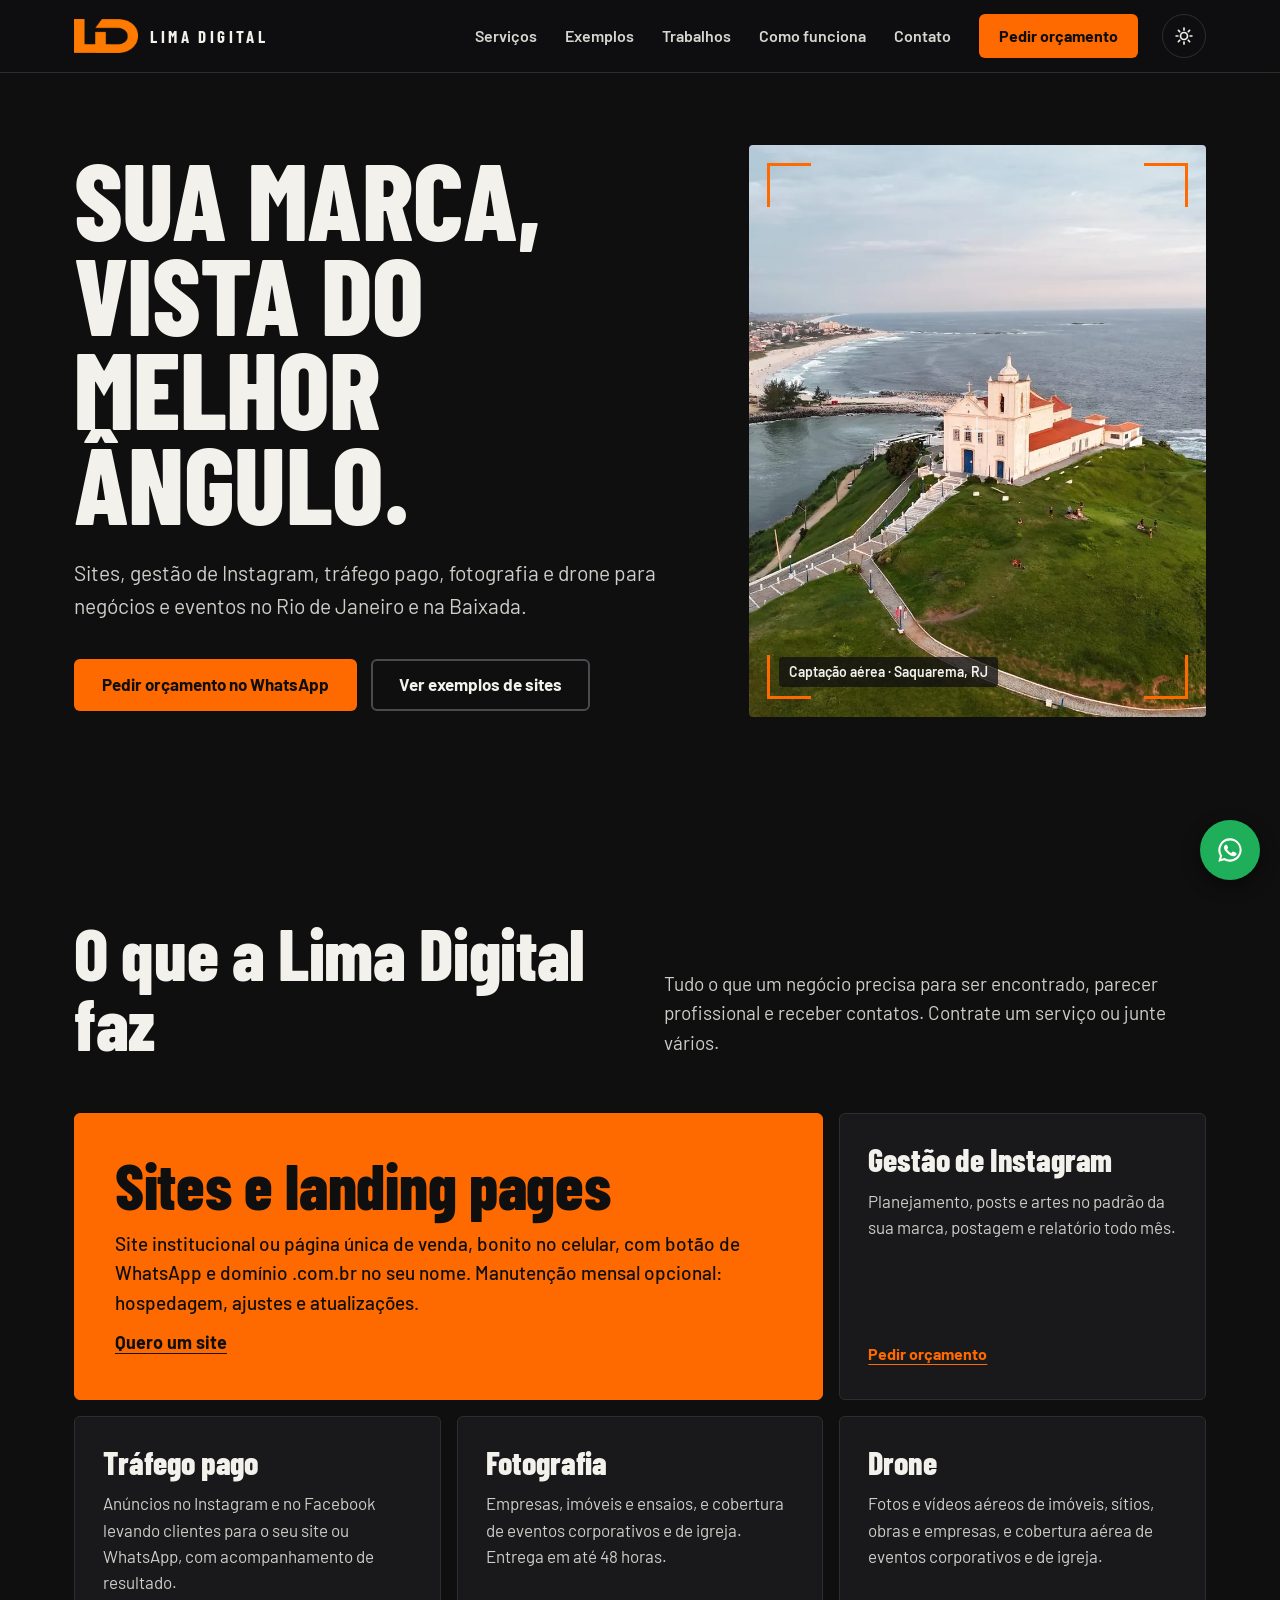
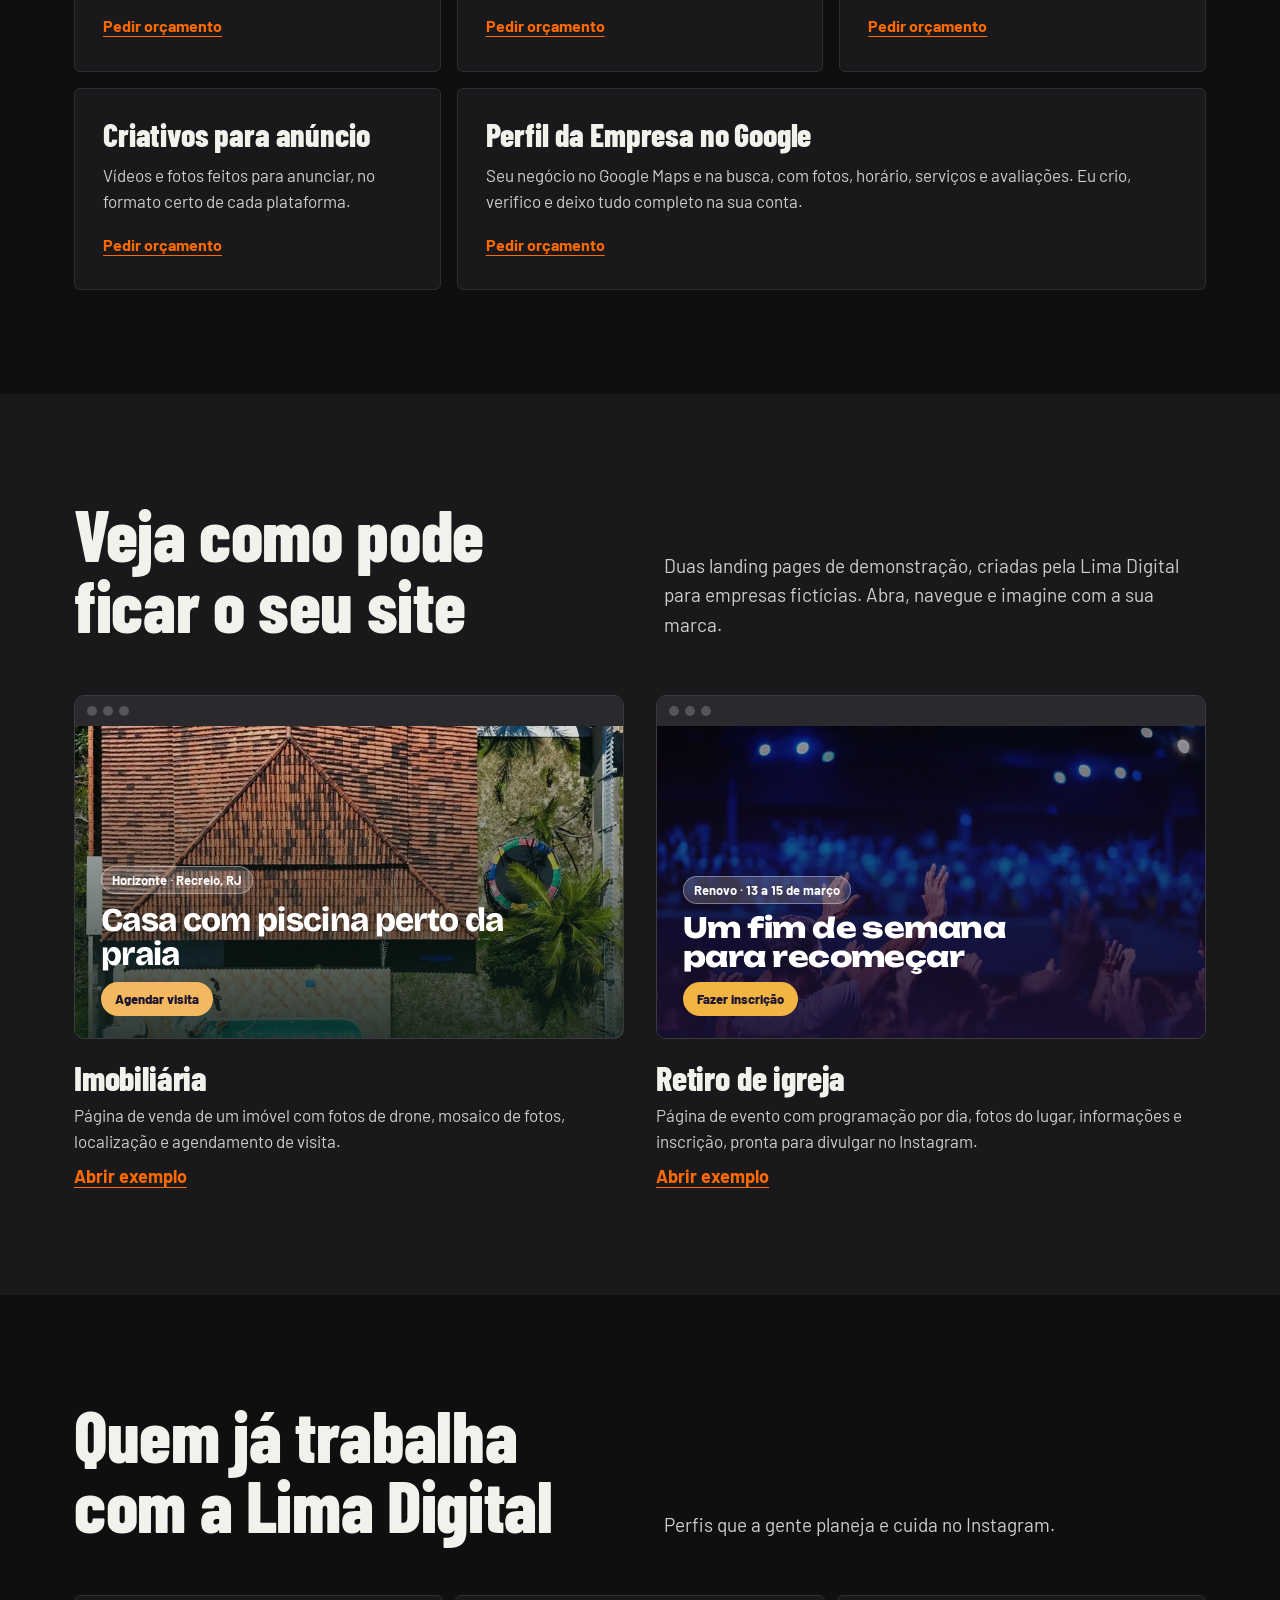
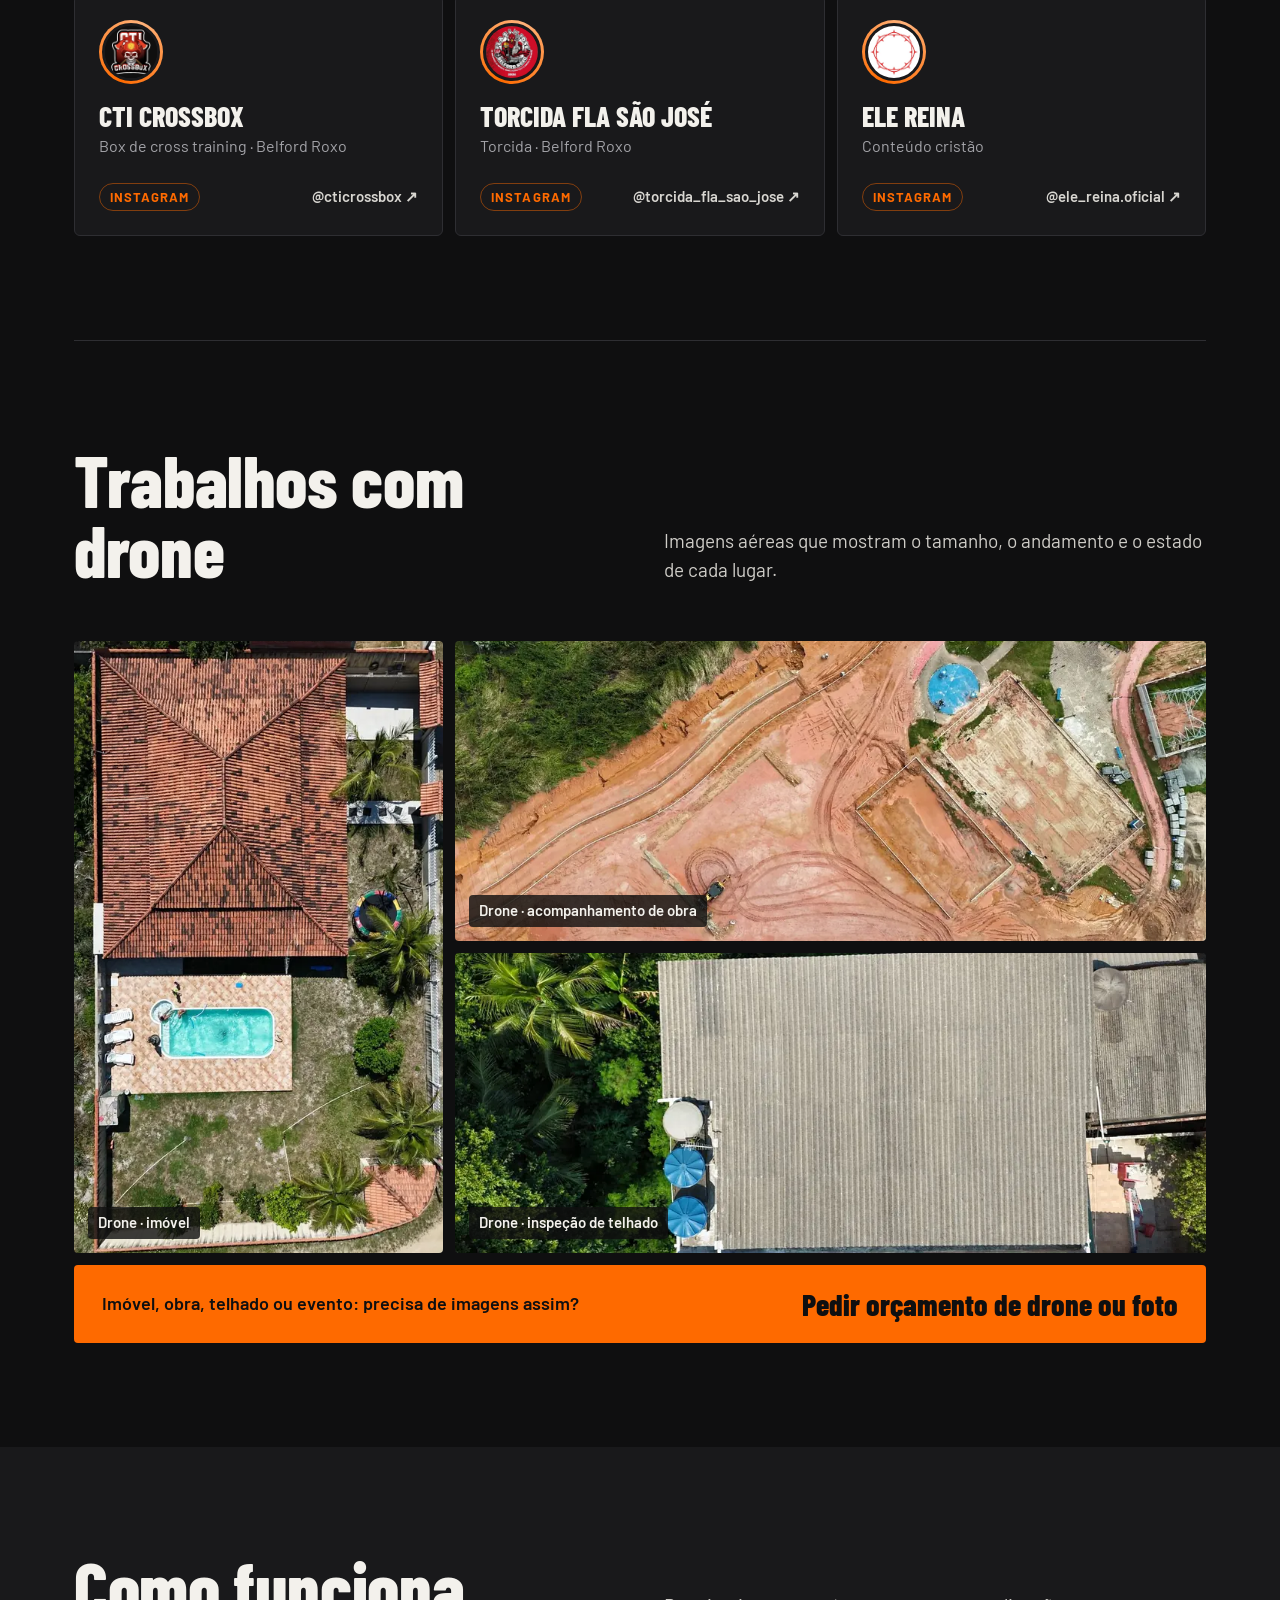
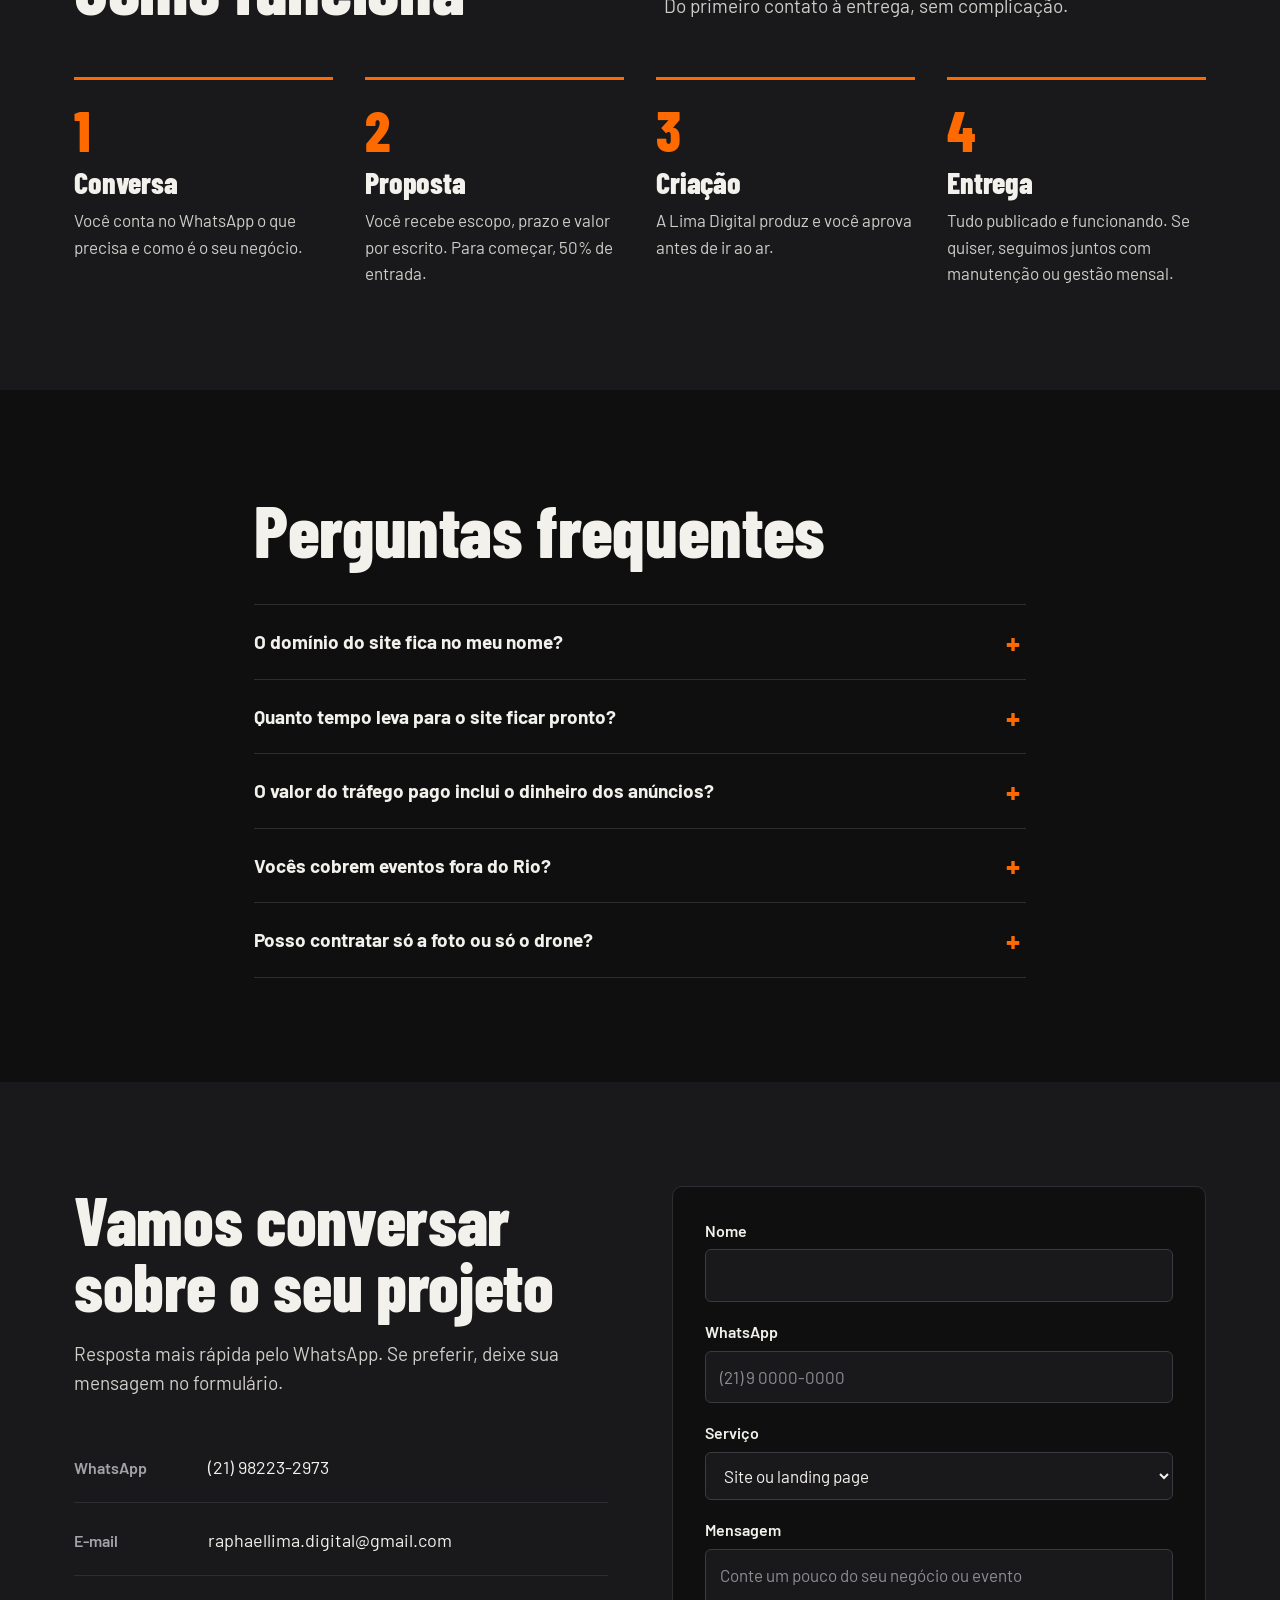
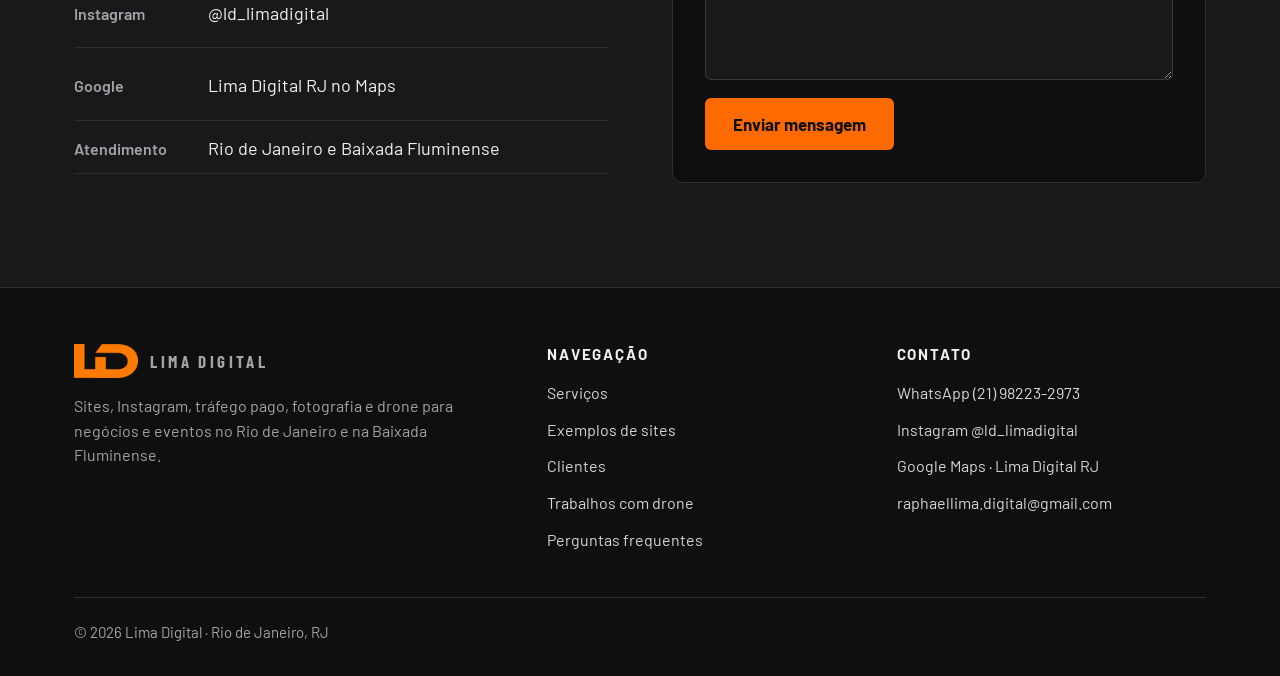
<file: index.html>
<!doctype html>
<html lang="pt-BR">
<head>
<meta charset="utf-8">
<meta name="viewport" content="width=device-width, initial-scale=1">
<title>Lima Digital | Sites, Instagram, fotografia e drone no RJ</title>
<meta name="description" content="Sites e landing pages, gestão de Instagram, tráfego pago, Perfil da Empresa no Google, fotografia, drone e criativos para anúncio. Negócios e eventos no Rio de Janeiro e na Baixada Fluminense.">
<meta property="og:title" content="Lima Digital | Sua marca, vista do melhor ângulo">
<meta property="og:description" content="Sites, gestão de Instagram, tráfego pago, fotografia e drone para negócios no Rio e na Baixada.">
<link rel="canonical" href="https://limadigitalrj.com.br/">
<meta property="og:url" content="https://limadigitalrj.com.br/">
<meta property="og:image" content="https://limadigitalrj.com.br/img/compartilhar.jpg">
<meta property="og:image:width" content="1200">
<meta property="og:image:height" content="630">
<meta property="og:image:alt" content="Lima Digital: sua marca, vista do melhor ângulo. Sites, Instagram, tráfego pago, fotografia e drone.">
<meta property="og:site_name" content="Lima Digital">
<meta name="twitter:card" content="summary_large_image">
<meta property="og:type" content="website">
<meta property="og:locale" content="pt_BR">
<meta name="theme-color" content="#0F0F10">
<script>
  /* Aplica o tema escolhido antes de desenhar a página (evita piscar) */
  try { if (localStorage.getItem('ld-tema') === 'claro') document.documentElement.setAttribute('data-tema', 'claro'); } catch (e) {}
</script>
<link rel="icon" href="favicon-32.png" type="image/png" sizes="32x32">
<link rel="apple-touch-icon" href="apple-touch-icon.png">
<link rel="preconnect" href="https://fonts.googleapis.com">
<link rel="preconnect" href="https://fonts.gstatic.com" crossorigin>
<link rel="stylesheet" href="https://fonts.googleapis.com/css2?family=Barlow+Condensed:wght@700;800&family=Barlow:wght@400;500;600;700&display=swap">
<!-- Fontes dos títulos das miniaturas dos exemplos: carrega só as letras usadas nesses dois títulos -->
<link rel="stylesheet" href="https://fonts.googleapis.com/css2?family=Bricolage+Grotesque:opsz,wght@12..96,800&family=Unbounded:wght@800&text=Casa%20com%20piscina%20perto%20da%20praiaUm%20fim%20de%20semana%20para%20recome%C3%A7ar&display=swap">
<link rel="stylesheet" href="css/style.css">
<script type="application/ld+json">
{
  "@context": "https://schema.org",
  "@type": "ProfessionalService",
  "name": "Lima Digital",
  "description": "Sites e landing pages, gestão de Instagram, tráfego pago, Perfil da Empresa no Google, fotografia, drone e criativos para anúncio no Rio de Janeiro e na Baixada Fluminense.",
  "url": "https://limadigitalrj.com.br/",
  "logo": "https://limadigitalrj.com.br/img/icone-512.png",
  "image": "https://limadigitalrj.com.br/img/compartilhar.jpg",
  "telephone": "+55 21 98223-2973",
  "email": "raphaellima.digital@gmail.com",
  "address": {
    "@type": "PostalAddress",
    "addressRegion": "RJ",
    "addressCountry": "BR"
  },
  "areaServed": [
    {
      "@type": "City",
      "name": "Rio de Janeiro"
    },
    {
      "@type": "AdministrativeArea",
      "name": "Baixada Fluminense"
    }
  ],
  "hasMap": "https://maps.google.com/?cid=13539286264367947364",
  "sameAs": [
    "https://www.instagram.com/ld_limadigital/",
    "https://maps.google.com/?cid=13539286264367947364"
  ],
  "knowsAbout": [
    "Criação de sites",
    "Landing pages",
    "Gestão de Instagram",
    "Tráfego pago",
    "Perfil da Empresa no Google",
    "Fotografia",
    "Fotografia com drone"
  ]
}
</script>
</head>
<body>
<!-- WhatsApp da Lima Digital: (21) 98223-2973 = wa.me/5521982232973.
     Se o número mudar, troque em todos os links "wa.me" desta página (busque por "5521982232973"),
     no bloco de dados estruturados lá em cima, em obrigado.html e em 404.html. -->

<a class="skip" href="#conteudo">Pular para o conteúdo</a>

<header class="topo">
  <div class="topo-in">
    <a class="marca" href="#inicio" aria-label="Lima Digital, início">
      <img class="marca-ld" src="img/logo-ld-96.png" alt="" width="64" height="34">
      <span class="marca-nome">Lima Digital</span>
    </a>
    <button class="tema-btn" type="button" aria-label="Ativar tema claro">
      <svg class="sol" width="20" height="20" viewBox="0 0 24 24" fill="none" stroke="currentColor" stroke-width="2" stroke-linecap="round" aria-hidden="true"><circle cx="12" cy="12" r="4.2"/><path d="M12 2.5v2.2M12 19.3v2.2M2.5 12h2.2M19.3 12h2.2M5.3 5.3l1.6 1.6M17.1 17.1l1.6 1.6M5.3 18.7l1.6-1.6M17.1 6.9l1.6-1.6"/></svg>
      <svg class="lua" width="20" height="20" viewBox="0 0 24 24" fill="none" stroke="currentColor" stroke-width="2" stroke-linecap="round" stroke-linejoin="round" aria-hidden="true"><path d="M20 14.5A8 8 0 0 1 9.5 4a8 8 0 1 0 10.5 10.5z"/></svg>
    </button>
    <button class="menu-btn" type="button" aria-expanded="false" aria-controls="menu" aria-label="Abrir menu">
      <svg width="24" height="24" viewBox="0 0 24 24" fill="none" stroke="currentColor" stroke-width="2" stroke-linecap="round" aria-hidden="true"><line x1="4" y1="7" x2="20" y2="7"/><line x1="4" y1="12" x2="20" y2="12"/><line x1="4" y1="17" x2="20" y2="17"/></svg>
    </button>
    <nav id="menu" class="menu" aria-label="Principal">
      <a href="#servicos">Serviços</a>
      <a href="#exemplos">Exemplos</a>
      <a href="#trabalhos">Trabalhos</a>
      <a href="#como-funciona">Como funciona</a>
      <a href="#contato">Contato</a>
      <a class="btn btn-laranja btn-p" href="https://wa.me/5521982232973?text=Ol%C3%A1%2C%20Lima%20Digital!%20Quero%20um%20or%C3%A7amento." target="_blank" rel="noopener">Pedir orçamento</a>
    </nav>
  </div>
</header>

<main id="conteudo">

<section class="hero" id="inicio">
  <div class="hero-in">
    <div class="hero-texto">
      <h1>Sua marca, vista do melhor ângulo.</h1>
      <p class="hero-sub">Sites, gestão de Instagram, tráfego pago, fotografia e drone para negócios e eventos no Rio de Janeiro e na Baixada.</p>
      <div class="hero-botoes">
        <a class="btn btn-laranja" href="https://wa.me/5521982232973?text=Ol%C3%A1%2C%20Lima%20Digital!%20Quero%20um%20or%C3%A7amento." target="_blank" rel="noopener">Pedir orçamento no WhatsApp</a>
        <a class="btn btn-contorno" href="#exemplos">Ver exemplos de sites</a>
      </div>
    </div>
    <figure class="visor">
      <picture>
        <source media="(max-width: 960px)" srcset="img/hero-drone-4x3.webp" type="image/webp">
        <source srcset="img/hero-drone-4x5.webp" type="image/webp">
        <img src="img/hero-drone.jpg" alt="Vista aérea de Saquarema feita com drone pela Lima Digital: igreja no alto do morro, praia e mar" width="900" height="1100" fetchpriority="high">
      </picture>
      <span class="canto c1" aria-hidden="true"></span><span class="canto c2" aria-hidden="true"></span>
      <span class="canto c3" aria-hidden="true"></span><span class="canto c4" aria-hidden="true"></span>
      <span class="mira" aria-hidden="true"></span>
      <figcaption>Captação aérea · Saquarema, RJ</figcaption>
    </figure>
  </div>
</section>

<section class="secao" id="servicos" aria-labelledby="t-servicos">
  <div class="largura">
    <div class="cabeca">
      <h2 id="t-servicos">O que a Lima Digital faz</h2>
      <p>Tudo o que um negócio precisa para ser encontrado, parecer profissional e receber contatos. Contrate um serviço ou junte vários.</p>
    </div>

    <div class="servicos">
      <article class="serv serv-destaque">
        <h3>Sites e landing pages</h3>
        <p>Site institucional ou página única de venda, bonito no celular, com botão de WhatsApp e domínio .com.br no seu nome. Manutenção mensal opcional: hospedagem, ajustes e atualizações.</p>
        <a class="link" href="https://wa.me/5521982232973?text=Ol%C3%A1!%20Quero%20um%20or%C3%A7amento%20de%20site." target="_blank" rel="noopener">Quero um site</a>
      </article>
      <article class="serv">
        <h3>Gestão de Instagram</h3>
        <p>Planejamento, posts e artes no padrão da sua marca, postagem e relatório todo mês.</p>
        <a class="link serv-link" href="https://wa.me/5521982232973?text=Ol%C3%A1%21%20Quero%20um%20or%C3%A7amento%20de%20gest%C3%A3o%20de%20Instagram." target="_blank" rel="noopener">Pedir orçamento</a>
      </article>
      <article class="serv">
        <h3>Tráfego pago</h3>
        <p>Anúncios no Instagram e no Facebook levando clientes para o seu site ou WhatsApp, com acompanhamento de resultado.</p>
        <a class="link serv-link" href="https://wa.me/5521982232973?text=Ol%C3%A1%21%20Quero%20um%20or%C3%A7amento%20de%20tr%C3%A1fego%20pago." target="_blank" rel="noopener">Pedir orçamento</a>
      </article>
      <article class="serv">
        <h3>Fotografia</h3>
        <p>Empresas, imóveis e ensaios, e cobertura de eventos corporativos e de igreja. Entrega em até 48 horas.</p>
        <a class="link serv-link" href="https://wa.me/5521982232973?text=Ol%C3%A1%21%20Quero%20um%20or%C3%A7amento%20de%20fotografia." target="_blank" rel="noopener">Pedir orçamento</a>
      </article>
      <article class="serv">
        <h3>Drone</h3>
        <p>Fotos e vídeos aéreos de imóveis, sítios, obras e empresas, e cobertura aérea de eventos corporativos e de igreja.</p>
        <a class="link serv-link" href="https://wa.me/5521982232973?text=Ol%C3%A1%21%20Quero%20um%20or%C3%A7amento%20de%20drone." target="_blank" rel="noopener">Pedir orçamento</a>
      </article>
      <article class="serv">
        <h3>Criativos para anúncio</h3>
        <p>Vídeos e fotos feitos para anunciar, no formato certo de cada plataforma.</p>
        <a class="link serv-link" href="https://wa.me/5521982232973?text=Ol%C3%A1%21%20Quero%20um%20or%C3%A7amento%20de%20criativos%20para%20an%C3%BAncio." target="_blank" rel="noopener">Pedir orçamento</a>
      </article>
      <article class="serv serv-largo">
        <h3>Perfil da Empresa no Google</h3>
        <p>Seu negócio no Google Maps e na busca, com fotos, horário, serviços e avaliações. Eu crio, verifico e deixo tudo completo na sua conta.</p>
        <a class="link serv-link" href="https://wa.me/5521982232973?text=Ol%C3%A1%21%20Quero%20colocar%20meu%20neg%C3%B3cio%20no%20Google%20%28Perfil%20da%20Empresa%29." target="_blank" rel="noopener">Pedir orçamento</a>
      </article>
    </div>
  </div>
</section>

<section class="secao secao-grafite" id="exemplos" aria-labelledby="t-exemplos">
  <div class="largura">
    <div class="cabeca">
      <h2 id="t-exemplos">Veja como pode ficar o seu site</h2>
      <p>Duas landing pages de demonstração, criadas pela Lima Digital para empresas fictícias. Abra, navegue e imagine com a sua marca.</p>
    </div>
    <div class="exemplos">
      <a class="exemplo" href="exemplos/imobiliaria.html">
        <div class="janela janela-imob" aria-hidden="true">
          <div class="janela-barra"><i></i><i></i><i></i></div>
          <div class="mini-foto mini-imob">
            <picture><source srcset="exemplos/img/casa-thumb.webp" type="image/webp"><img src="exemplos/img/casa-thumb.jpg" alt="" loading="lazy" width="900" height="825"></picture>
            <span class="mini-marca">Horizonte · Recreio, RJ</span>
            <span class="mini-titulo">Casa com piscina perto da praia</span>
            <span class="mini-botao">Agendar visita</span>
          </div>
        </div>
        <div class="exemplo-info">
          <h3>Imobiliária</h3>
          <p>Página de venda de um imóvel com fotos de drone, mosaico de fotos, localização e agendamento de visita.</p>
          <span class="link">Abrir exemplo</span>
        </div>
      </a>
      <a class="exemplo" href="exemplos/conferencia.html">
        <div class="janela janela-conf" aria-hidden="true">
          <div class="janela-barra"><i></i><i></i><i></i></div>
          <div class="mini-foto mini-conf">
            <picture><source srcset="exemplos/img/culto-thumb.webp" type="image/webp"><img src="exemplos/img/culto-thumb.jpg" alt="" loading="lazy" width="1000" height="666"></picture>
            <span class="mini-marca">Renovo · 13 a 15 de março</span>
            <span class="mini-titulo">Um fim de semana para recomeçar</span>
            <span class="mini-botao">Fazer inscrição</span>
          </div>
        </div>
        <div class="exemplo-info">
          <h3>Retiro de igreja</h3>
          <p>Página de evento com programação por dia, fotos do lugar, informações e inscrição, pronta para divulgar no Instagram.</p>
          <span class="link">Abrir exemplo</span>
        </div>
      </a>
    </div>
  </div>
</section>

<section class="secao" id="clientes" aria-labelledby="t-clientes">
  <div class="largura">
    <div class="cabeca">
      <h2 id="t-clientes">Quem já trabalha com a Lima Digital</h2>
      <p>Perfis que a gente planeja e cuida no Instagram.</p>
    </div>
    <ul class="clientes-lista">
      <li>
        <a class="cliente" href="https://www.instagram.com/cticrossbox/" target="_blank" rel="noopener">
          <span class="cliente-avatar" aria-hidden="true"><span>CTI</span><img src="img/cliente-cti.webp" alt="" width="240" height="240" loading="lazy"></span>
          <span class="cliente-nome">CTI CrossBox</span>
          <span class="cliente-seg">Box de cross training · Belford Roxo</span>
          <span class="cliente-rodape"><span class="cliente-tag">Instagram</span><span class="cliente-handle">@cticrossbox <span aria-hidden="true">↗</span></span></span>
        </a>
      </li>
      <li>
        <a class="cliente" href="https://www.instagram.com/torcida_fla_sao_jose/" target="_blank" rel="noopener">
          <span class="cliente-avatar" aria-hidden="true"><span>FSJ</span><img src="img/cliente-fla-sao-jose.webp" alt="" width="240" height="240" loading="lazy"></span>
          <span class="cliente-nome">Torcida Fla São José</span>
          <span class="cliente-seg">Torcida · Belford Roxo</span>
          <span class="cliente-rodape"><span class="cliente-tag">Instagram</span><span class="cliente-handle">@torcida_fla_sao_jose <span aria-hidden="true">↗</span></span></span>
        </a>
      </li>
      <li>
        <a class="cliente" href="https://www.instagram.com/ele_reina.oficial/" target="_blank" rel="noopener">
          <span class="cliente-avatar" aria-hidden="true"><span>ER</span><img src="img/cliente-ele-reina.webp" alt="" width="240" height="240" loading="lazy"></span>
          <span class="cliente-nome">Ele Reina</span>
          <span class="cliente-seg">Conteúdo cristão</span>
          <span class="cliente-rodape"><span class="cliente-tag">Instagram</span><span class="cliente-handle">@ele_reina.oficial <span aria-hidden="true">↗</span></span></span>
        </a>
      </li>
    </ul>
  </div>
</section>

<section class="secao secao-divisa" id="trabalhos" aria-labelledby="t-trabalhos">
  <div class="largura">
    <div class="cabeca">
      <h2 id="t-trabalhos">Trabalhos com drone</h2>
      <p>Imagens aéreas que mostram o tamanho, o andamento e o estado de cada lugar.</p>
    </div>
    <div class="galeria">
      <figure class="foto foto-alta"><picture><source srcset="img/galeria-drone-480.webp 480w, img/galeria-drone-760.webp 760w" sizes="(max-width: 600px) 100vw, 380px" type="image/webp"><img src="img/galeria-drone.jpg" alt="Casa com piscina fotografada de cima com drone" loading="lazy" width="840" height="1400"></picture><figcaption>Drone · imóvel</figcaption></figure>
      <figure class="foto foto-larga"><picture><source srcset="img/galeria-obra-700.webp 700w, img/galeria-obra-1000.webp 1000w, img/galeria-obra-1400.webp 1400w" sizes="(max-width: 600px) 100vw, (max-width: 1180px) 66vw, 760px" type="image/webp"><img src="img/galeria-obra.jpg" alt="Obra fotografada de cima com drone: terraplenagem, máquina e áreas demarcadas" loading="lazy" width="1400" height="788"></picture><figcaption>Drone · acompanhamento de obra</figcaption></figure>
      <figure class="foto foto-larga"><picture><source srcset="img/galeria-telhado-700.webp 700w, img/galeria-telhado-1000.webp 1000w, img/galeria-telhado-1500.webp 1500w" sizes="(max-width: 600px) 100vw, (max-width: 1180px) 66vw, 760px" type="image/webp"><img src="img/galeria-telhado.jpg" alt="Telhado visto de cima com drone para inspeção, com caixas d'água ao lado" style="object-position: 56% 50%" loading="lazy" width="1500" height="600"></picture><figcaption>Drone · inspeção de telhado</figcaption></figure>
    </div>
    <a class="galeria-cta" href="https://wa.me/5521982232973?text=Ol%C3%A1!%20Quero%20um%20or%C3%A7amento%20de%20drone%20ou%20fotografia." target="_blank" rel="noopener"><span>Imóvel, obra, telhado ou evento: precisa de imagens assim?</span><b>Pedir orçamento de drone ou foto</b></a>
  </div>
</section>

<section class="secao secao-grafite" id="como-funciona" aria-labelledby="t-como">
  <div class="largura">
    <div class="cabeca">
      <h2 id="t-como">Como funciona</h2>
      <p>Do primeiro contato à entrega, sem complicação.</p>
    </div>
    <ol class="passos">
      <li><span class="n">1</span><h3>Conversa</h3><p>Você conta no WhatsApp o que precisa e como é o seu negócio.</p></li>
      <li><span class="n">2</span><h3>Proposta</h3><p>Você recebe escopo, prazo e valor por escrito. Para começar, 50% de entrada.</p></li>
      <li><span class="n">3</span><h3>Criação</h3><p>A Lima Digital produz e você aprova antes de ir ao ar.</p></li>
      <li><span class="n">4</span><h3>Entrega</h3><p>Tudo publicado e funcionando. Se quiser, seguimos juntos com manutenção ou gestão mensal.</p></li>
    </ol>
  </div>
</section>

<section class="secao" id="duvidas" aria-labelledby="t-duvidas">
  <div class="largura largura-texto">
    <h2 id="t-duvidas">Perguntas frequentes</h2>
    <div class="faq">
      <details>
        <summary>O domínio do site fica no meu nome?</summary>
        <p>Sim. O endereço .com.br é registrado no Registro.br no seu CPF ou CNPJ. Você é o dono e pode levar para onde quiser.</p>
      </details>
      <details>
        <summary>Quanto tempo leva para o site ficar pronto?</summary>
        <p>Depende do tamanho do projeto. O prazo vem por escrito na proposta, antes de você pagar qualquer coisa.</p>
      </details>
      <details>
        <summary>O valor do tráfego pago inclui o dinheiro dos anúncios?</summary>
        <p>Não. O valor investido nos anúncios é pago por você direto à plataforma, no seu cartão. A Lima Digital cobra a gestão das campanhas.</p>
      </details>
      <details>
        <summary>Vocês cobrem eventos fora do Rio?</summary>
        <p>A Lima Digital atende o Rio de Janeiro e a Baixada Fluminense. Para outras cidades, chame no WhatsApp e combinamos o deslocamento.</p>
      </details>
      <details>
        <summary>Posso contratar só a foto ou só o drone?</summary>
        <p>Pode. Todos os serviços são vendidos separadamente.</p>
      </details>
    </div>
  </div>
</section>

<section class="secao contato" id="contato" aria-labelledby="t-contato">
  <div class="largura contato-in">
    <div class="contato-texto">
      <h2 id="t-contato">Vamos conversar sobre o seu projeto</h2>
      <p>Resposta mais rápida pelo WhatsApp. Se preferir, deixe sua mensagem no formulário.</p>
      <ul class="canais">
        <li><a href="https://wa.me/5521982232973?text=Ol%C3%A1%2C%20Lima%20Digital!" target="_blank" rel="noopener"><b>WhatsApp</b> (21) 98223-2973</a></li>
        <li><a href="mailto:raphaellima.digital@gmail.com"><b>E-mail</b> raphaellima.digital@gmail.com</a></li>
        <li><a href="https://www.instagram.com/ld_limadigital/" target="_blank" rel="noopener"><b>Instagram</b> @ld_limadigital</a></li>
        <li><a href="https://maps.google.com/?cid=13539286264367947364" target="_blank" rel="noopener"><b>Google</b> Lima Digital RJ no Maps</a></li>
        <li><b>Atendimento</b> Rio de Janeiro e Baixada Fluminense</li>
      </ul>
    </div>
    <form class="form" name="contato" method="POST" action="/obrigado.html" data-netlify="true" netlify-honeypot="bot-field">
      <input type="hidden" name="form-name" value="contato">
      <p class="escondido"><label>Não preencha: <input name="bot-field"></label></p>
      <div class="campo"><label for="f-nome">Nome</label><input id="f-nome" name="nome" type="text" autocomplete="name" required></div>
      <div class="campo"><label for="f-whats">WhatsApp</label><input id="f-whats" name="whatsapp" type="tel" autocomplete="tel" placeholder="(21) 9 0000-0000" required></div>
      <div class="campo"><label for="f-servico">Serviço</label>
        <select id="f-servico" name="servico">
          <option>Site ou landing page</option>
          <option>Gestão de Instagram</option>
          <option>Tráfego pago</option>
          <option>Fotografia</option>
          <option>Drone</option>
          <option>Criativos para anúncio</option>
          <option>Perfil da Empresa no Google</option>
          <option>Ainda não sei</option>
        </select>
      </div>
      <div class="campo"><label for="f-msg">Mensagem</label><textarea id="f-msg" name="mensagem" rows="4" placeholder="Conte um pouco do seu negócio ou evento"></textarea></div>
      <button class="btn btn-laranja" type="submit">Enviar mensagem</button>
    </form>
  </div>
</section>

</main>

<footer class="rodape">
  <div class="largura rodape-grade">
    <div class="rodape-marca">
      <a class="marca" href="#inicio" aria-label="Lima Digital, voltar ao início">
        <img class="marca-ld" src="img/logo-ld-96.png" alt="" width="64" height="34">
        <span class="marca-nome">Lima Digital</span>
      </a>
      <p>Sites, Instagram, tráfego pago, fotografia e drone para negócios e eventos no Rio de Janeiro e na Baixada Fluminense.</p>
    </div>
    <nav class="rodape-col" aria-label="Rodapé">
      <h2>Navegação</h2>
      <a href="#servicos">Serviços</a>
      <a href="#exemplos">Exemplos de sites</a>
      <a href="#clientes">Clientes</a>
      <a href="#trabalhos">Trabalhos com drone</a>
      <a href="#duvidas">Perguntas frequentes</a>
    </nav>
    <div class="rodape-col">
      <h2>Contato</h2>
      <a href="https://wa.me/5521982232973?text=Ol%C3%A1%2C%20Lima%20Digital!" target="_blank" rel="noopener">WhatsApp (21) 98223-2973</a>
      <a href="https://www.instagram.com/ld_limadigital/" target="_blank" rel="noopener">Instagram @ld_limadigital</a>
      <a href="https://maps.google.com/?cid=13539286264367947364" target="_blank" rel="noopener">Google Maps · Lima Digital RJ</a>
      <a href="mailto:raphaellima.digital@gmail.com">raphaellima.digital@gmail.com</a>
    </div>
  </div>
  <div class="largura rodape-base">
    <p>© 2026 Lima Digital · Rio de Janeiro, RJ</p>
    <!-- Quando quiser mostrar o CNPJ do MEI, apague as marcas de comentário desta linha e coloque o número:
    <p>CNPJ 00.000.000/0001-00</p> -->
  </div>
</footer>

<a class="whats-flutuante" href="https://wa.me/5521982232973?text=Ol%C3%A1%2C%20Lima%20Digital!" target="_blank" rel="noopener" aria-label="Conversar no WhatsApp">
  <svg width="28" height="28" viewBox="0 0 24 24" fill="currentColor" aria-hidden="true"><path d="M12 2a10 10 0 0 0-8.6 15.1L2 22l5-1.3A10 10 0 1 0 12 2zm0 18.2a8.2 8.2 0 0 1-4.2-1.2l-.3-.2-3 .8.8-2.9-.2-.3A8.2 8.2 0 1 1 12 20.2zm4.5-6.1c-.2-.1-1.5-.7-1.7-.8-.2-.1-.4-.1-.6.1l-.8 1c-.1.2-.3.2-.5.1a6.7 6.7 0 0 1-3.3-2.9c-.3-.4.3-.4.7-1.4.1-.2 0-.3 0-.5l-.8-1.8c-.2-.5-.4-.4-.6-.4h-.5a1 1 0 0 0-.7.3 3 3 0 0 0-.9 2.2 5.2 5.2 0 0 0 1.1 2.7 11.8 11.8 0 0 0 4.5 4c1.7.7 2.3.8 3.2.6a2.7 2.7 0 0 0 1.8-1.3 2.2 2.2 0 0 0 .2-1.3c-.1-.1-.3-.2-.5-.3z"/></svg>
</a>

<script>
  var btn = document.querySelector('.menu-btn');
  var menu = document.getElementById('menu');
  btn.addEventListener('click', function () {
    var aberto = menu.classList.toggle('aberto');
    btn.setAttribute('aria-expanded', aberto);
    btn.setAttribute('aria-label', aberto ? 'Fechar menu' : 'Abrir menu');
  });
  var temaBtn = document.querySelector('.tema-btn');
  var corTopo = document.querySelector('meta[name="theme-color"]');
  function aplicarTema(claro) {
    if (claro) document.documentElement.setAttribute('data-tema', 'claro');
    else document.documentElement.removeAttribute('data-tema');
    temaBtn.setAttribute('aria-label', claro ? 'Ativar tema escuro' : 'Ativar tema claro');
    corTopo.setAttribute('content', claro ? '#F6F4EF' : '#0F0F10');
  }
  aplicarTema(document.documentElement.getAttribute('data-tema') === 'claro');
  temaBtn.addEventListener('click', function () {
    var claro = document.documentElement.getAttribute('data-tema') !== 'claro';
    aplicarTema(claro);
    try { localStorage.setItem('ld-tema', claro ? 'claro' : 'escuro'); } catch (e) {}
  });

  function fecharMenu(devolverFoco) {
    if (!menu.classList.contains('aberto')) return;
    menu.classList.remove('aberto');
    btn.setAttribute('aria-expanded', false);
    btn.setAttribute('aria-label', 'Abrir menu');
    if (devolverFoco) btn.focus();
  }
  menu.querySelectorAll('a').forEach(function (a) {
    a.addEventListener('click', function () { fecharMenu(false); });
  });
  document.addEventListener('keydown', function (e) { if (e.key === 'Escape') fecharMenu(true); });
  document.addEventListener('click', function (e) { if (!menu.contains(e.target) && !btn.contains(e.target)) fecharMenu(false); });
</script>

<!-- Estatísticas de visitas (Cloudflare Web Analytics, grátis e sem cookies).
     Para ligar: crie a conta em dash.cloudflare.com > Web Analytics > Add a site > limadigitalrj.com.br,
     copie o token que aparecer e cole no lugar de SEU_TOKEN. Depois apague as marcas de comentário.
<script defer src="https://static.cloudflareinsights.com/beacon.min.js" data-cf-beacon='{"token": "SEU_TOKEN"}'></script>
-->
</body>
</html>
</file>
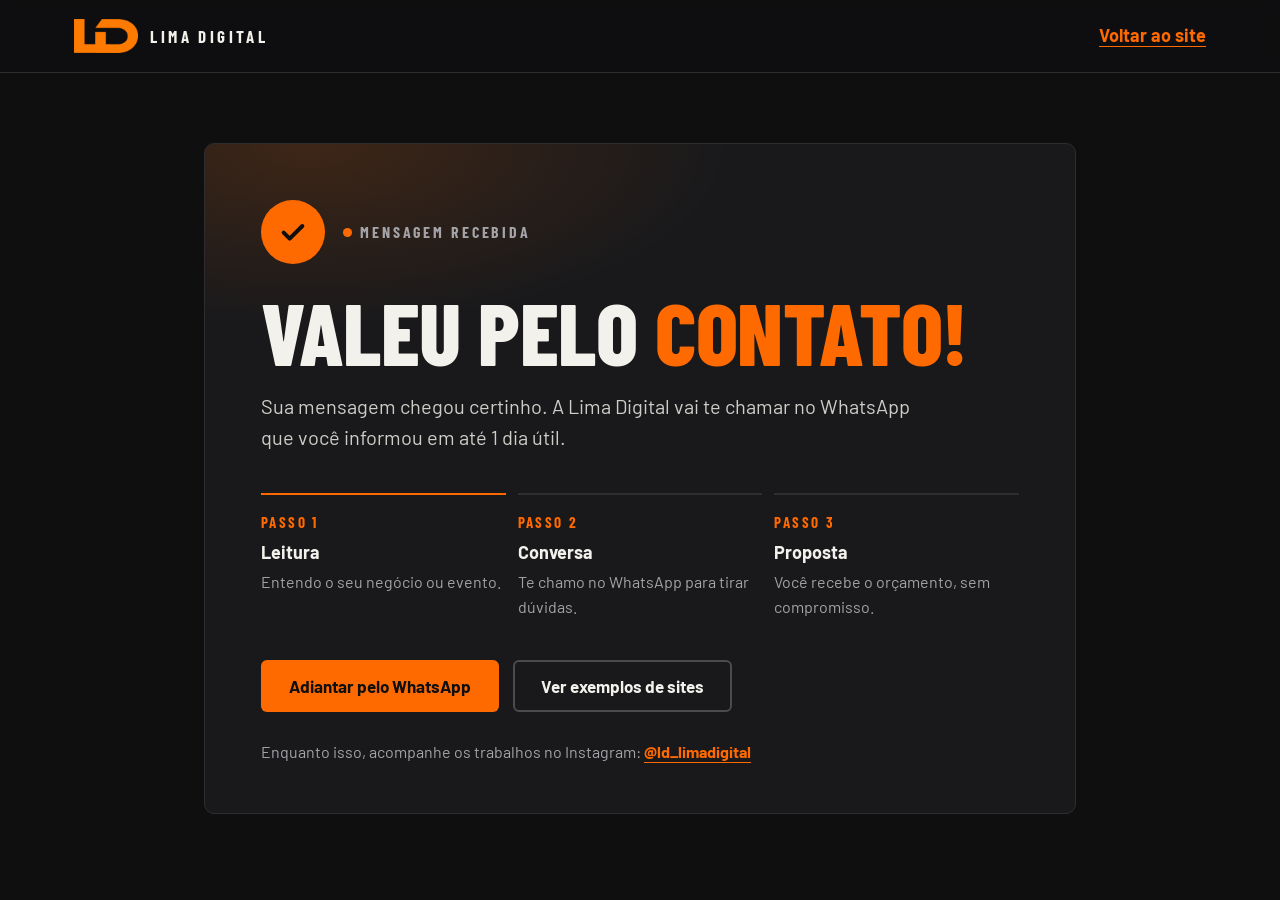
<file: obrigado.html>
<!doctype html>
<html lang="pt-BR">
<head>
<meta charset="utf-8">
<meta name="viewport" content="width=device-width, initial-scale=1">
<title>Mensagem enviada | Lima Digital</title>
<meta name="robots" content="noindex">
<link rel="icon" href="favicon-32.png" type="image/png" sizes="32x32">
<link rel="apple-touch-icon" href="apple-touch-icon.png">
<link rel="preconnect" href="https://fonts.googleapis.com">
<link rel="preconnect" href="https://fonts.gstatic.com" crossorigin>
<link rel="stylesheet" href="https://fonts.googleapis.com/css2?family=Barlow+Condensed:wght@700;800&family=Barlow:wght@400;500;600;700&display=swap">
<link rel="stylesheet" href="css/style.css">
<style>
  .ok { min-height: calc(100vh - 73px); display: flex; align-items: center; padding: 56px 0 72px; }
  .ok-in { max-width: 920px; margin: 0 auto; padding: 0 24px; width: 100%; }
  .ok-cartao { position: relative; background: var(--grafite); border: 1px solid var(--linha); border-radius: var(--raio-g); padding: 56px 56px 48px; overflow: hidden; }
  .ok-cartao::before { content: ""; position: absolute; inset: 0; background: radial-gradient(600px 260px at 12% 0%, rgba(254,106,0,0.16), transparent 70%); pointer-events: none; }
  .ok-cartao > * { position: relative; }
  .ok-topo { display: flex; align-items: center; gap: 18px; flex-wrap: wrap; }
  .ok-check { flex: none; width: 64px; height: 64px; border-radius: 50%; background: var(--laranja); color: var(--preto); display: flex; align-items: center; justify-content: center; animation: surgir .5s ease-out both; }
  .ok-check svg { width: 32px; height: 32px; }
  .ok-check path { stroke-dasharray: 30; stroke-dashoffset: 30; animation: tracar .45s .3s ease-out forwards; }
  .ok-rec { display: inline-flex; align-items: center; gap: 8px; font-family: var(--titulo); font-weight: 700; font-size: 16px; letter-spacing: 0.18em; text-transform: uppercase; color: var(--cinza); }
  .ok-rec i { width: 9px; height: 9px; border-radius: 50%; background: var(--laranja); }
  .ok h1 { margin-top: 28px; font-size: clamp(46px, 7.4vw, 88px); text-transform: uppercase; line-height: 0.9; }
  .ok h1 span { color: var(--laranja); }
  .ok-sub { margin-top: 20px; font-size: 20px; color: #CFCDC8; max-width: 34em; }
  .ok-passos { list-style: none; margin: 40px 0 0; padding: 0; display: grid; grid-template-columns: repeat(3, minmax(0, 1fr)); gap: 12px; }
  .ok-passos li { border-top: 2px solid var(--linha); padding-top: 16px; display: flex; flex-direction: column; gap: 4px; }
  .ok-passos li:first-child { border-top-color: var(--laranja); }
  .ok-passos b { font-family: var(--titulo); font-size: 15px; letter-spacing: 0.16em; text-transform: uppercase; color: var(--laranja); }
  .ok-passos strong { font-size: 18px; }
  .ok-passos span { font-size: 16px; color: var(--cinza); }
  .ok-botoes { margin-top: 40px; display: flex; flex-wrap: wrap; gap: 14px; }
  .ok-extra { margin-top: 28px; font-size: 16px; color: var(--cinza); }
  @keyframes surgir { from { transform: scale(.6); opacity: 0; } to { transform: scale(1); opacity: 1; } }
  @keyframes tracar { to { stroke-dashoffset: 0; } }
  @media (prefers-reduced-motion: reduce) { .ok-check, .ok-check path { animation: none; stroke-dashoffset: 0; } }
  @media (max-width: 700px) {
    .ok { padding: 28px 0 48px; align-items: flex-start; }
    .ok-in { padding: 0 16px; }
    .ok-cartao { padding: 40px 24px 32px; }
    .ok-passos { grid-template-columns: 1fr; gap: 16px; }
    .ok-botoes .btn { flex: 1 1 100%; }
  }
</style>
</head>
<body>
<header class="topo">
  <div class="topo-in">
    <a class="marca" href="index.html" aria-label="Lima Digital, página inicial">
      <img class="marca-ld" src="img/logo-ld-96.png" alt="" width="64" height="34">
      <span class="marca-nome">Lima Digital</span>
    </a>
    <a class="link" href="index.html">Voltar ao site</a>
  </div>
</header>

<main class="ok">
  <div class="ok-in">
    <div class="ok-cartao">

      <div class="ok-topo">
        <div class="ok-check" aria-hidden="true">
          <svg viewBox="0 0 24 24" fill="none"><path d="M5 12.5l4.5 4.5L19 7.5" stroke="currentColor" stroke-width="3" stroke-linecap="round" stroke-linejoin="round"/></svg>
        </div>
        <span class="ok-rec"><i aria-hidden="true"></i>Mensagem recebida</span>
      </div>

      <h1>Valeu pelo <span>contato!</span></h1>
      <p class="ok-sub">Sua mensagem chegou certinho. A Lima Digital vai te chamar no WhatsApp que você informou em até 1 dia útil.</p>

      <ol class="ok-passos" aria-label="O que acontece agora">
        <li><b>Passo 1</b><strong>Leitura</strong><span>Entendo o seu negócio ou evento.</span></li>
        <li><b>Passo 2</b><strong>Conversa</strong><span>Te chamo no WhatsApp para tirar dúvidas.</span></li>
        <li><b>Passo 3</b><strong>Proposta</strong><span>Você recebe o orçamento, sem compromisso.</span></li>
      </ol>

      <div class="ok-botoes">
        <a class="btn btn-laranja" href="https://wa.me/5521982232973?text=Ol%C3%A1%2C%20Lima%20Digital!%20Acabei%20de%20enviar%20uma%20mensagem%20pelo%20site." target="_blank" rel="noopener">Adiantar pelo WhatsApp</a>
        <a class="btn btn-contorno" href="index.html#exemplos">Ver exemplos de sites</a>
      </div>
      <p class="ok-extra">Enquanto isso, acompanhe os trabalhos no Instagram: <a class="link" href="https://www.instagram.com/ld_limadigital/" target="_blank" rel="noopener">@ld_limadigital</a></p>
    </div>
  </div>
</main>
</body>
</html>
</file>
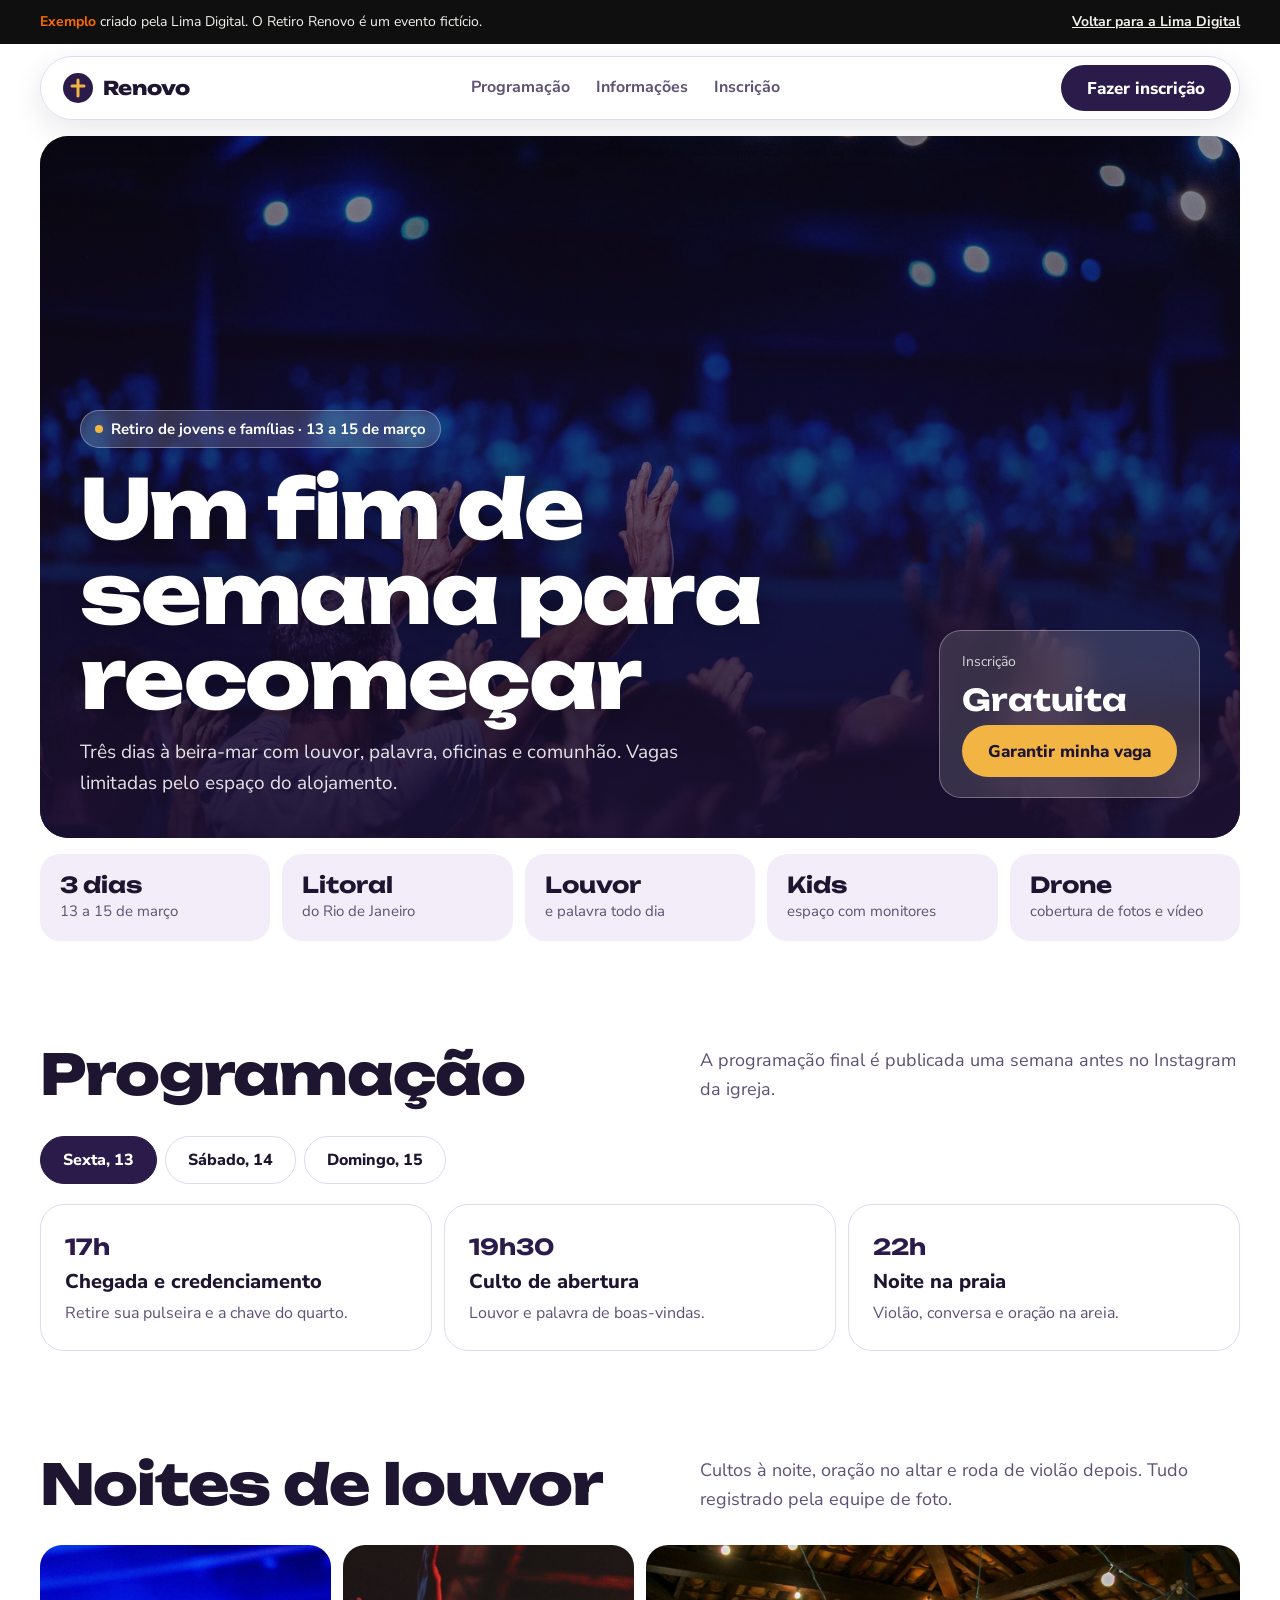
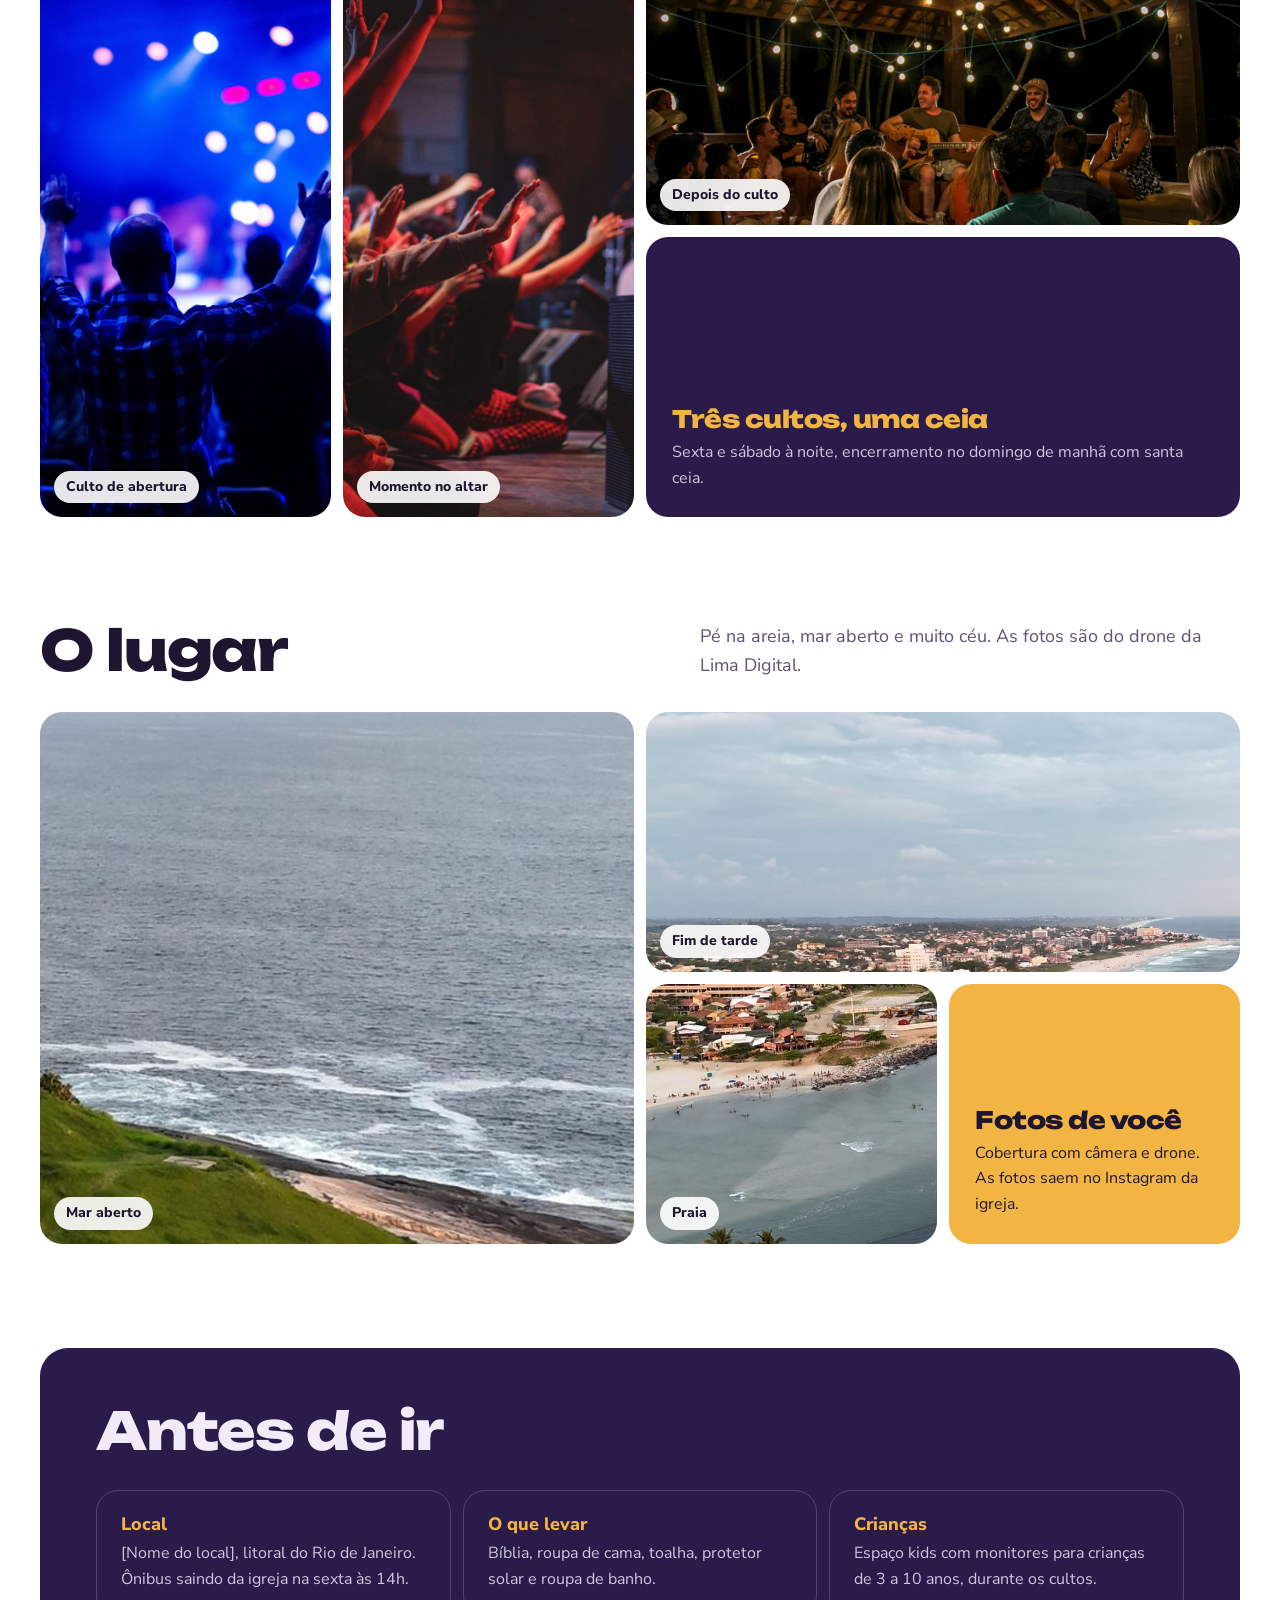
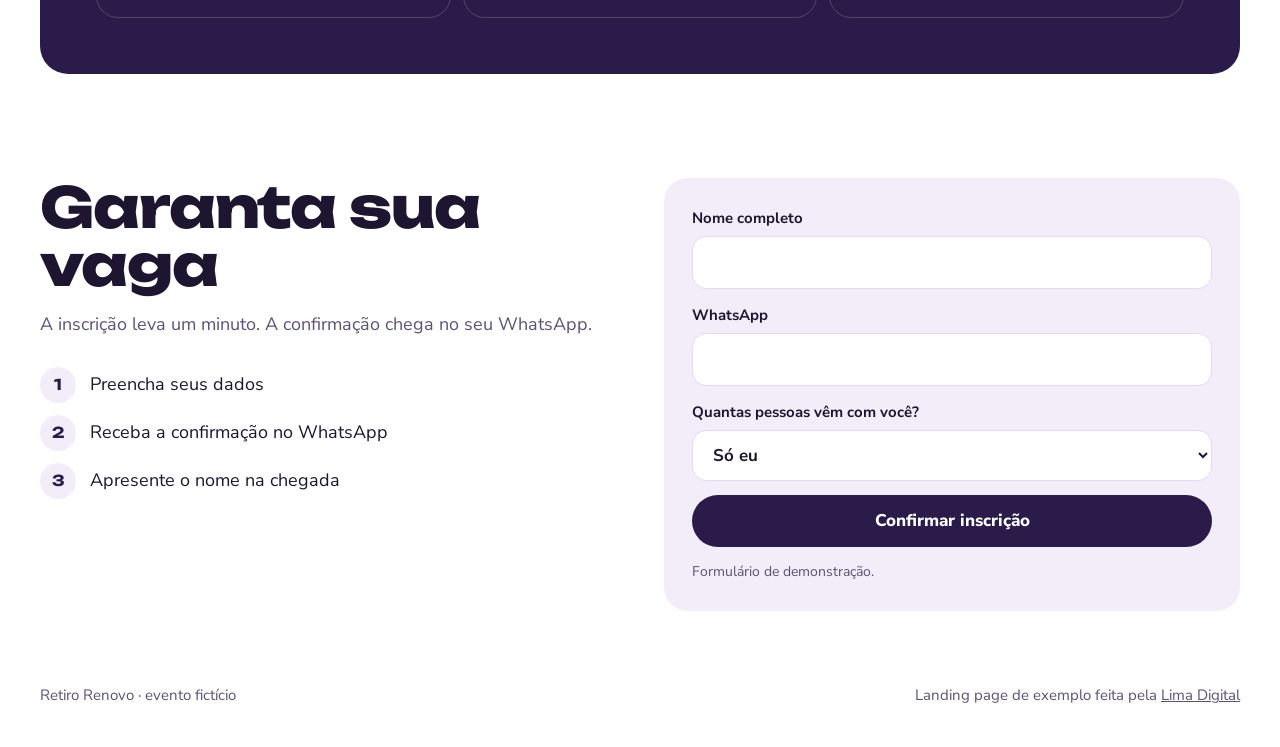
<file: exemplos/conferencia.html>
<!doctype html>
<html lang="pt-BR">
<head>
<meta charset="utf-8">
<meta name="viewport" content="width=device-width, initial-scale=1">
<title>Retiro Renovo | Exemplo de landing page de evento · Lima Digital</title>
<meta name="description" content="Exemplo de landing page para evento de igreja criado pela Lima Digital. Evento fictício.">
<meta name="robots" content="noindex">
<link rel="icon" href="../favicon.svg" type="image/svg+xml">
<link rel="preconnect" href="https://fonts.googleapis.com">
<link rel="preconnect" href="https://fonts.gstatic.com" crossorigin>
<link rel="stylesheet" href="https://fonts.googleapis.com/css2?family=Unbounded:wght@500;700;800&family=Nunito+Sans:wght@400;600;700;800&display=swap">
<style>
  :root {
    --tinta: #1E1630; --roxo: #2B1B4A; --roxo-2: #1A1030; --lilas: #F2EDF8; --linha: #E2D9EE;
    --suave: #5E5175; --ouro: #F2B544; --ouro-2: #FFC861; --branco: #FFFFFF; --raio: 28px;
  }
  * { box-sizing: border-box; }
  html { scroll-behavior: smooth; scroll-padding-top: 96px; }
  @media (prefers-reduced-motion: reduce) { html { scroll-behavior: auto; } }
  body { margin: 0; font-family: 'Nunito Sans', Arial, sans-serif; color: var(--tinta); background: var(--branco); font-size: 18px; line-height: 1.6; }
  h1, h2, h3 { font-family: 'Unbounded', Arial, sans-serif; margin: 0; line-height: 1.04; letter-spacing: -0.02em; }
  p { margin: 0; }
  a { color: inherit; }
  img { display: block; max-width: 100%; }
  :focus-visible { outline: 3px solid var(--ouro); outline-offset: 3px; }
  .w { max-width: 1240px; margin: 0 auto; padding: 0 20px; }

  .demo { background: #0F0F10; color: #F3F1EC; font-size: 14px; }
  .demo .w { display: flex; flex-wrap: wrap; align-items: center; justify-content: space-between; gap: 0 20px; min-height: 42px; padding-top: 4px; padding-bottom: 4px; }
  .demo b { color: #FE6A00; }
  .demo a { font-weight: 700; display: inline-flex; align-items: center; min-height: 36px; }

  .btn { display: inline-flex; align-items: center; justify-content: center; min-height: 52px; padding: 0 26px; border-radius: 99px; font: 800 17px 'Nunito Sans', sans-serif; text-decoration: none; border: 0; cursor: pointer; transition: background-color .15s; }
  .btn-ouro { background: var(--ouro); color: var(--tinta); }
  .btn-ouro:hover { background: var(--ouro-2); }
  .btn-roxo { background: var(--roxo); color: #fff; }
  .btn-roxo:hover { background: var(--roxo-2); }
  .btn-claro { background: #fff; color: var(--tinta); border: 1px solid var(--linha); }

  .nav { position: sticky; top: 12px; z-index: 40; margin-top: 12px; }
  .nav-in { max-width: 1200px; width: calc(100% - 40px); margin: 0 auto; display: flex; align-items: center; justify-content: space-between; gap: 16px; padding: 8px 8px 8px 22px; border-radius: 99px; background: rgba(255,255,255,0.86); backdrop-filter: blur(14px); border: 1px solid var(--linha); box-shadow: 0 10px 30px rgba(30,22,48,0.10); }
  .logo { display: flex; align-items: center; gap: 10px; text-decoration: none; font-family: 'Unbounded', sans-serif; font-weight: 800; font-size: 19px; }
  .nav-links { display: flex; gap: 26px; font-weight: 700; font-size: 16px; }
  .nav-links a { text-decoration: none; color: var(--suave); }
  .nav-links a:hover { color: var(--tinta); }
  .nav .btn { min-height: 46px; }

  .hero { padding-top: 16px; }
  .hero-foto { position: relative; border-radius: var(--raio); overflow: hidden; min-height: min(78vh, 760px); display: flex; align-items: flex-end; color: #fff; isolation: isolate; }
  .hero-foto img { position: absolute; inset: 0; width: 100%; height: 100%; object-fit: cover; object-position: 50% 35%; z-index: -2; }
  .hero-foto::after { content: ""; position: absolute; inset: 0; z-index: -1; background: linear-gradient(180deg, rgba(26,16,48,0.35) 0%, rgba(26,16,48,0.55) 45%, rgba(26,16,48,0.92) 100%); }
  .hero-conteudo { width: 100%; padding: 40px; display: flex; flex-wrap: wrap; align-items: flex-end; justify-content: space-between; gap: 28px; }
  .selo { display: inline-flex; gap: 8px; align-items: center; background: rgba(255,255,255,0.16); backdrop-filter: blur(10px); border: 1px solid rgba(255,255,255,0.32); padding: 6px 14px; border-radius: 99px; font-size: 15px; font-weight: 700; }
  .selo i { width: 8px; height: 8px; border-radius: 50%; background: var(--ouro); }
  .hero h1 { margin-top: 18px; font-size: clamp(40px, 6.4vw, 88px); font-weight: 800; max-width: 10em; text-shadow: 0 2px 24px rgba(0,0,0,0.3); }
  .hero p { margin-top: 16px; font-size: 19px; color: rgba(255,255,255,0.88); max-width: 32em; }
  .vaga { background: rgba(255,255,255,0.14); backdrop-filter: blur(16px); border: 1px solid rgba(255,255,255,0.3); border-radius: 22px; padding: 20px 22px; display: flex; flex-direction: column; gap: 10px; min-width: 260px; }
  .vaga small { font-size: 14px; color: rgba(255,255,255,0.8); }
  .vaga strong { font-family: 'Unbounded', sans-serif; font-size: 30px; line-height: 1.05; }

  .fatos { margin-top: 16px; display: grid; grid-template-columns: repeat(5, minmax(0, 1fr)); gap: 12px; }
  .fato { background: var(--lilas); border-radius: 20px; padding: 18px 20px; display: flex; flex-direction: column; gap: 2px; }
  .fato b { font-family: 'Unbounded', sans-serif; font-size: 22px; line-height: 1.15; }
  .fato span { font-size: 15px; color: var(--suave); }

  section { padding: 104px 0 0; }
  .titulo { display: flex; flex-wrap: wrap; justify-content: space-between; align-items: end; gap: 16px 40px; margin-bottom: 32px; }
  .titulo h2 { font-size: clamp(32px, 4.4vw, 56px); font-weight: 800; max-width: 13em; }
  .titulo p { color: var(--suave); max-width: 30em; }

  /* Programação com abas */
  .abas { display: flex; flex-wrap: wrap; gap: 8px; margin-bottom: 20px; }
  .aba { font: 800 16px 'Nunito Sans', sans-serif; padding: 12px 22px; min-height: 48px; border-radius: 99px; border: 1px solid var(--linha); background: #fff; color: var(--tinta); cursor: pointer; }
  .aba[aria-selected="true"] { background: var(--roxo); color: #fff; border-color: var(--roxo); }
  .dia { display: grid; grid-template-columns: repeat(3, minmax(0, 1fr)); gap: 12px; }
  .dia[hidden] { display: none; }
  .momento { border: 1px solid var(--linha); border-radius: 24px; padding: 24px; display: flex; flex-direction: column; gap: 8px; }
  .momento time { font-family: 'Unbounded', sans-serif; font-weight: 700; font-size: 22px; color: var(--roxo); }
  .momento h3 { font-family: 'Nunito Sans', sans-serif; font-weight: 800; font-size: 20px; letter-spacing: 0; }
  .momento p { color: var(--suave); font-size: 16px; }

  /* Mosaico */
  .bento { display: grid; grid-template-columns: repeat(4, minmax(0, 1fr)); grid-template-rows: 260px 260px; gap: 12px; }
  .bento > * { margin: 0; position: relative; border-radius: 22px; overflow: hidden; background: var(--lilas); }
  .bento img { width: 100%; height: 100%; object-fit: cover; transition: transform .5s ease; }
  .bento figure:hover img { transform: scale(1.04); }
  @media (prefers-reduced-motion: reduce) { .bento figure:hover img { transform: none; } }
  .bento figcaption { position: absolute; left: 14px; bottom: 14px; background: rgba(255,255,255,0.9); backdrop-filter: blur(8px); padding: 5px 12px; border-radius: 99px; font-size: 14px; font-weight: 800; }
  .c1 { grid-column: span 2; grid-row: span 2; }
  .c2 { grid-column: span 2; }
  .texto-bento { background: var(--ouro); padding: 26px; display: flex; flex-direction: column; justify-content: flex-end; gap: 8px; }
  .texto-bento h3 { font-size: 24px; font-weight: 800; }
  .texto-bento p { font-size: 16px; }

  .louvor { grid-template-rows: 280px 280px; }
  .louvor .alta { grid-row: span 2; }
  .louvor .larga { grid-column: span 2; }
  .louvor .larga img { object-position: 50% 78%; }
  .texto-louvor { background: var(--roxo); color: #F1ECF8; }
  .texto-louvor p { color: #CFC5DF; }
  .texto-louvor h3 { color: var(--ouro); }

  /* Informações */
  .info { margin-top: 104px; background: var(--roxo); color: #F1ECF8; border-radius: var(--raio); padding: 56px; }
  .info h2 { font-size: clamp(32px, 4.2vw, 52px); font-weight: 800; }
  .info-grid { margin-top: 32px; display: grid; grid-template-columns: repeat(3, minmax(0, 1fr)); gap: 12px; }
  .info-grid div { border: 1px solid rgba(255,255,255,0.18); border-radius: 22px; padding: 24px; display: flex; flex-direction: column; gap: 8px; }
  .info-grid h3 { font-family: 'Nunito Sans', sans-serif; font-weight: 800; font-size: 18px; color: var(--ouro); letter-spacing: 0; }
  .info-grid p { color: #CFC5DF; font-size: 16px; }

  /* Inscrição */
  .inscricao { display: grid; grid-template-columns: 1fr 1fr; gap: 48px; align-items: start; }
  .inscricao h2 { font-size: clamp(32px, 4.4vw, 56px); font-weight: 800; }
  .inscricao > div > p { margin-top: 16px; color: var(--suave); }
  .passos { margin: 28px 0 0; padding: 0; list-style: none; display: flex; flex-direction: column; gap: 12px; }
  .passos li { display: flex; gap: 14px; align-items: center; }
  .passos span { flex: none; width: 36px; height: 36px; border-radius: 50%; background: var(--lilas); color: var(--roxo); display: flex; align-items: center; justify-content: center; font-family: 'Unbounded', sans-serif; font-weight: 700; font-size: 15px; }
  form { background: var(--lilas); border-radius: 24px; padding: 28px; display: flex; flex-direction: column; gap: 14px; }
  label { font-weight: 700; font-size: 15px; display: flex; flex-direction: column; gap: 6px; }
  input, select { font: inherit; font-size: 17px; padding: 12px 16px; border-radius: 14px; border: 1px solid var(--linha); min-height: 50px; color: var(--tinta); background: #fff; }
  .nota { font-size: 14px; color: var(--suave); }

  footer { padding: 72px 0 40px; font-size: 15px; color: var(--suave); }
  footer .w { display: flex; flex-wrap: wrap; justify-content: space-between; gap: 12px; }
  .barra-celular { display: none; }

  @media (max-width: 960px) {
    .nav-links { display: none; }
    .fatos { grid-template-columns: repeat(3, minmax(0, 1fr)); }
    .dia { grid-template-columns: 1fr; }
    .bento { grid-template-columns: repeat(2, minmax(0, 1fr)); grid-template-rows: none; grid-auto-rows: 200px; }
    .c1 { grid-column: span 2; grid-row: span 1; }
    .louvor { grid-template-rows: none; }
    .info { padding: 36px 24px; }
    .info-grid { grid-template-columns: 1fr; }
    .inscricao { grid-template-columns: 1fr; gap: 32px; }
  }
  @media (max-width: 600px) {
    body { padding-bottom: 84px; }
    .hero-conteudo { padding: 24px; }
    .hero-foto { min-height: 640px; }
    .vaga { width: 100%; }
    .fatos { grid-template-columns: repeat(2, minmax(0, 1fr)); }
    section { padding-top: 72px; }
    .info { margin-top: 72px; }
    .bento { grid-auto-rows: 180px; }
    .bento > * { grid-column: span 2; }
    .louvor .alta { grid-column: span 1; }
    .texto-bento { padding: 22px; }
    .nav .btn { display: none; }
    .barra-celular { display: flex; position: fixed; left: 12px; right: 12px; bottom: 12px; z-index: 50; gap: 10px; padding: 10px; border-radius: 99px; background: rgba(255,255,255,0.92); backdrop-filter: blur(14px); border: 1px solid var(--linha); box-shadow: 0 10px 30px rgba(30,22,48,0.18); }
    .barra-celular .btn { flex: 1; min-height: 48px; padding: 0 16px; }
  }
</style>
</head>
<body>

<div class="demo" role="note">
  <div class="w">
    <span><b>Exemplo</b> criado pela Lima Digital. O Retiro Renovo é um evento fictício.</span>
    <a href="../index.html#exemplos">Voltar para a Lima Digital</a>
  </div>
</div>

<nav class="nav" aria-label="Principal">
  <div class="nav-in">
    <a class="logo" href="#">
      <svg width="30" height="30" viewBox="0 0 30 30" aria-hidden="true"><circle cx="15" cy="15" r="15" fill="#2B1B4A"/><path d="M15 7v16M9 13h12" stroke="#F2B544" stroke-width="3" stroke-linecap="round"/></svg>
      Renovo
    </a>
    <div class="nav-links"><a href="#programacao">Programação</a><a href="#informacoes">Informações</a><a href="#inscricao">Inscrição</a></div>
    <a class="btn btn-roxo" href="#inscricao">Fazer inscrição</a>
  </div>
</nav>

<main>
<header class="hero">
  <div class="w">
    <div class="hero-foto">
      <img src="img/culto-hero.jpg" alt="Pessoas de mãos levantadas durante o louvor, com luzes azuis no palco" width="1600" height="1066">
      <div class="hero-conteudo">
        <div>
          <span class="selo"><i aria-hidden="true"></i>Retiro de jovens e famílias · 13 a 15 de março</span>
          <h1>Um fim de semana para recomeçar</h1>
          <p>Três dias à beira-mar com louvor, palavra, oficinas e comunhão. Vagas limitadas pelo espaço do alojamento.</p>
        </div>
        <div class="vaga">
          <small>Inscrição</small>
          <strong>Gratuita</strong>
          <a class="btn btn-ouro" href="#inscricao">Garantir minha vaga</a>
        </div>
      </div>
    </div>
    <div class="fatos">
      <div class="fato"><b>3 dias</b><span>13 a 15 de março</span></div>
      <div class="fato"><b>Litoral</b><span>do Rio de Janeiro</span></div>
      <div class="fato"><b>Louvor</b><span>e palavra todo dia</span></div>
      <div class="fato"><b>Kids</b><span>espaço com monitores</span></div>
      <div class="fato"><b>Drone</b><span>cobertura de fotos e vídeo</span></div>
    </div>
  </div>
</header>

<section id="programacao">
  <div class="w">
    <div class="titulo"><h2>Programação</h2><p>A programação final é publicada uma semana antes no Instagram da igreja.</p></div>
    <div class="abas" role="tablist" aria-label="Dias do retiro">
      <button class="aba" role="tab" aria-selected="true" aria-controls="dia1" id="t1">Sexta, 13</button>
      <button class="aba" role="tab" aria-selected="false" aria-controls="dia2" id="t2">Sábado, 14</button>
      <button class="aba" role="tab" aria-selected="false" aria-controls="dia3" id="t3">Domingo, 15</button>
    </div>
    <div class="dia" id="dia1" role="tabpanel" aria-labelledby="t1">
      <div class="momento"><time>17h</time><h3>Chegada e credenciamento</h3><p>Retire sua pulseira e a chave do quarto.</p></div>
      <div class="momento"><time>19h30</time><h3>Culto de abertura</h3><p>Louvor e palavra de boas-vindas.</p></div>
      <div class="momento"><time>22h</time><h3>Noite na praia</h3><p>Violão, conversa e oração na areia.</p></div>
    </div>
    <div class="dia" id="dia2" role="tabpanel" aria-labelledby="t2" hidden>
      <div class="momento"><time>6h30</time><h3>Oração ao nascer do sol</h3><p>Encontro na orla, para quem quiser.</p></div>
      <div class="momento"><time>10h</time><h3>Oficinas</h3><p>Jovens, casais e crianças em espaços separados.</p></div>
      <div class="momento"><time>19h30</time><h3>Culto da noite</h3><p>Ministração do pastor convidado.</p></div>
    </div>
    <div class="dia" id="dia3" role="tabpanel" aria-labelledby="t3" hidden>
      <div class="momento"><time>9h</time><h3>Café e testemunhos</h3><p>Tempo para compartilhar o que Deus fez no fim de semana.</p></div>
      <div class="momento"><time>10h30</time><h3>Culto de encerramento</h3><p>Santa ceia e envio.</p></div>
      <div class="momento"><time>13h</time><h3>Almoço e retorno</h3><p>Saída dos ônibus às 15h.</p></div>
    </div>
  </div>
</section>

<section id="cultos">
  <div class="w">
    <div class="titulo"><h2>Noites de louvor</h2><p>Cultos à noite, oração no altar e roda de violão depois. Tudo registrado pela equipe de foto.</p></div>
    <div class="bento louvor">
      <figure class="alta"><img src="img/culto-maos.jpg" alt="Jovem de costas com as mãos levantadas diante do palco iluminado" loading="lazy"><figcaption>Culto de abertura</figcaption></figure>
      <figure class="alta"><img src="img/culto-altar.jpg" alt="Pessoas ajoelhadas com as mãos estendidas perto do palco, sob luz vermelha" loading="lazy"><figcaption>Momento no altar</figcaption></figure>
      <figure class="larga"><img src="img/culto-violao.jpg" alt="Grupo reunido à noite em um quiosque com luzes, tocando violão" loading="lazy"><figcaption>Depois do culto</figcaption></figure>
      <div class="texto-bento texto-louvor larga"><h3>Três cultos, uma ceia</h3><p>Sexta e sábado à noite, encerramento no domingo de manhã com santa ceia.</p></div>
    </div>
  </div>
</section>

<section>
  <div class="w">
    <div class="titulo"><h2>O lugar</h2><p>Pé na areia, mar aberto e muito céu. As fotos são do drone da Lima Digital.</p></div>
    <div class="bento">
      <figure class="c1"><img src="img/retiro-mar.jpg" alt="Mar com ondas quebrando no costão, visto de cima" loading="lazy"><figcaption>Mar aberto</figcaption></figure>
      <figure class="c2"><img src="img/retiro-ceu.jpg" alt="Céu e horizonte sobre a cidade litorânea" loading="lazy"><figcaption>Fim de tarde</figcaption></figure>
      <figure><img src="img/retiro-praia.jpg" alt="Praia com pessoas na água rasa" loading="lazy"><figcaption>Praia</figcaption></figure>
      <div class="texto-bento"><h3>Fotos de você</h3><p>Cobertura com câmera e drone. As fotos saem no Instagram da igreja.</p></div>
    </div>
  </div>
</section>

<div class="w">
  <section class="info" id="informacoes">
    <h2>Antes de ir</h2>
    <div class="info-grid">
      <div><h3>Local</h3><p>[Nome do local], litoral do Rio de Janeiro. Ônibus saindo da igreja na sexta às 14h.</p></div>
      <div><h3>O que levar</h3><p>Bíblia, roupa de cama, toalha, protetor solar e roupa de banho.</p></div>
      <div><h3>Crianças</h3><p>Espaço kids com monitores para crianças de 3 a 10 anos, durante os cultos.</p></div>
    </div>
  </section>
</div>

<section id="inscricao">
  <div class="w inscricao">
    <div>
      <h2>Garanta sua vaga</h2>
      <p>A inscrição leva um minuto. A confirmação chega no seu WhatsApp.</p>
      <ol class="passos">
        <li><span>1</span>Preencha seus dados</li>
        <li><span>2</span>Receba a confirmação no WhatsApp</li>
        <li><span>3</span>Apresente o nome na chegada</li>
      </ol>
    </div>
    <form onsubmit="event.preventDefault(); this.querySelector('.nota').textContent = 'Formulário de demonstração: nenhuma inscrição foi feita.';">
      <label>Nome completo<input type="text" autocomplete="name"></label>
      <label>WhatsApp<input type="tel" autocomplete="tel"></label>
      <label>Quantas pessoas vêm com você?
        <select><option>Só eu</option><option>2 pessoas</option><option>3 pessoas</option><option>4 ou mais</option></select>
      </label>
      <button class="btn btn-roxo" type="submit">Confirmar inscrição</button>
      <p class="nota" aria-live="polite">Formulário de demonstração.</p>
    </form>
  </div>
</section>
</main>

<footer>
  <div class="w"><span>Retiro Renovo · evento fictício</span><span>Landing page de exemplo feita pela <a href="../index.html">Lima Digital</a></span></div>
</footer>

<div class="barra-celular">
  <a class="btn btn-roxo" href="#inscricao">Fazer inscrição</a>
  <a class="btn btn-claro" href="#programacao">Programação</a>
</div>

<script>
  var abas = document.querySelectorAll('.aba');
  abas.forEach(function (aba) {
    aba.addEventListener('click', function () {
      abas.forEach(function (a) {
        var ativo = a === aba;
        a.setAttribute('aria-selected', ativo);
        document.getElementById(a.getAttribute('aria-controls')).hidden = !ativo;
      });
    });
  });
</script>
</body>
</html>
</file>
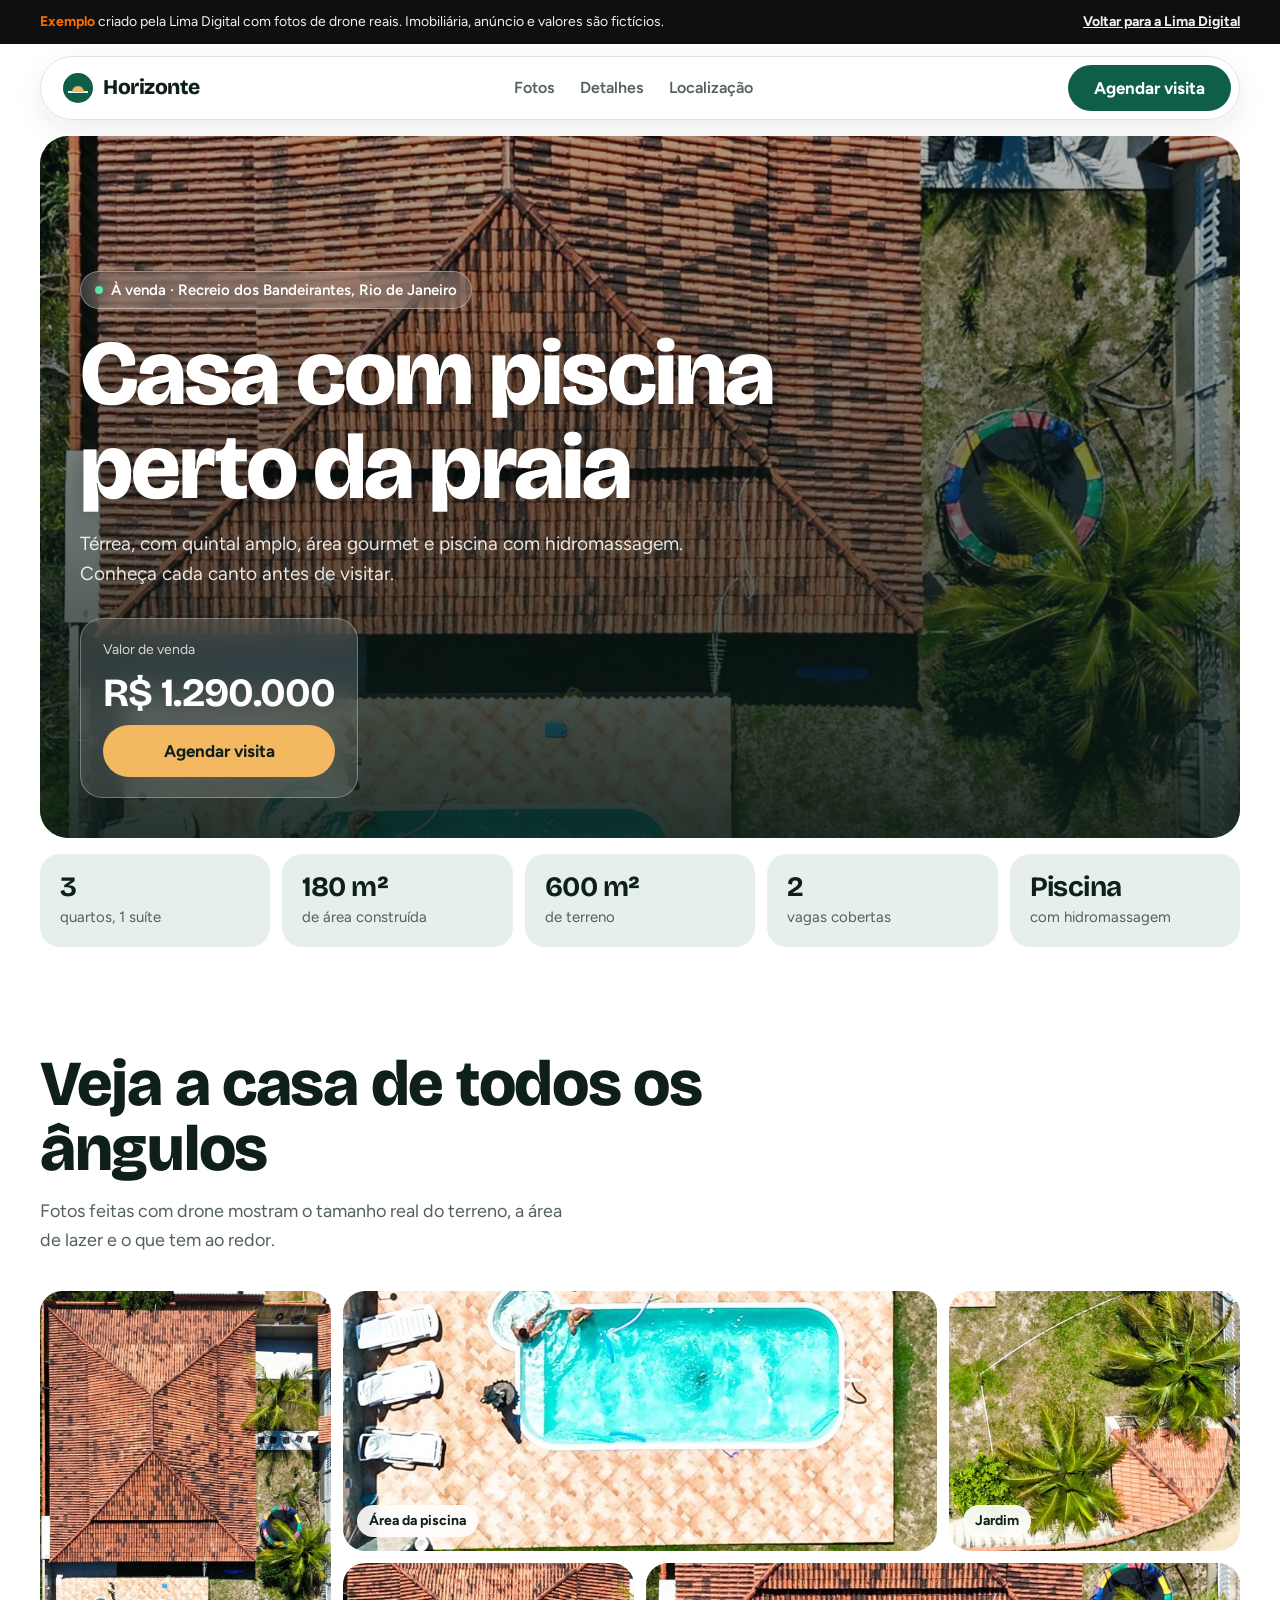
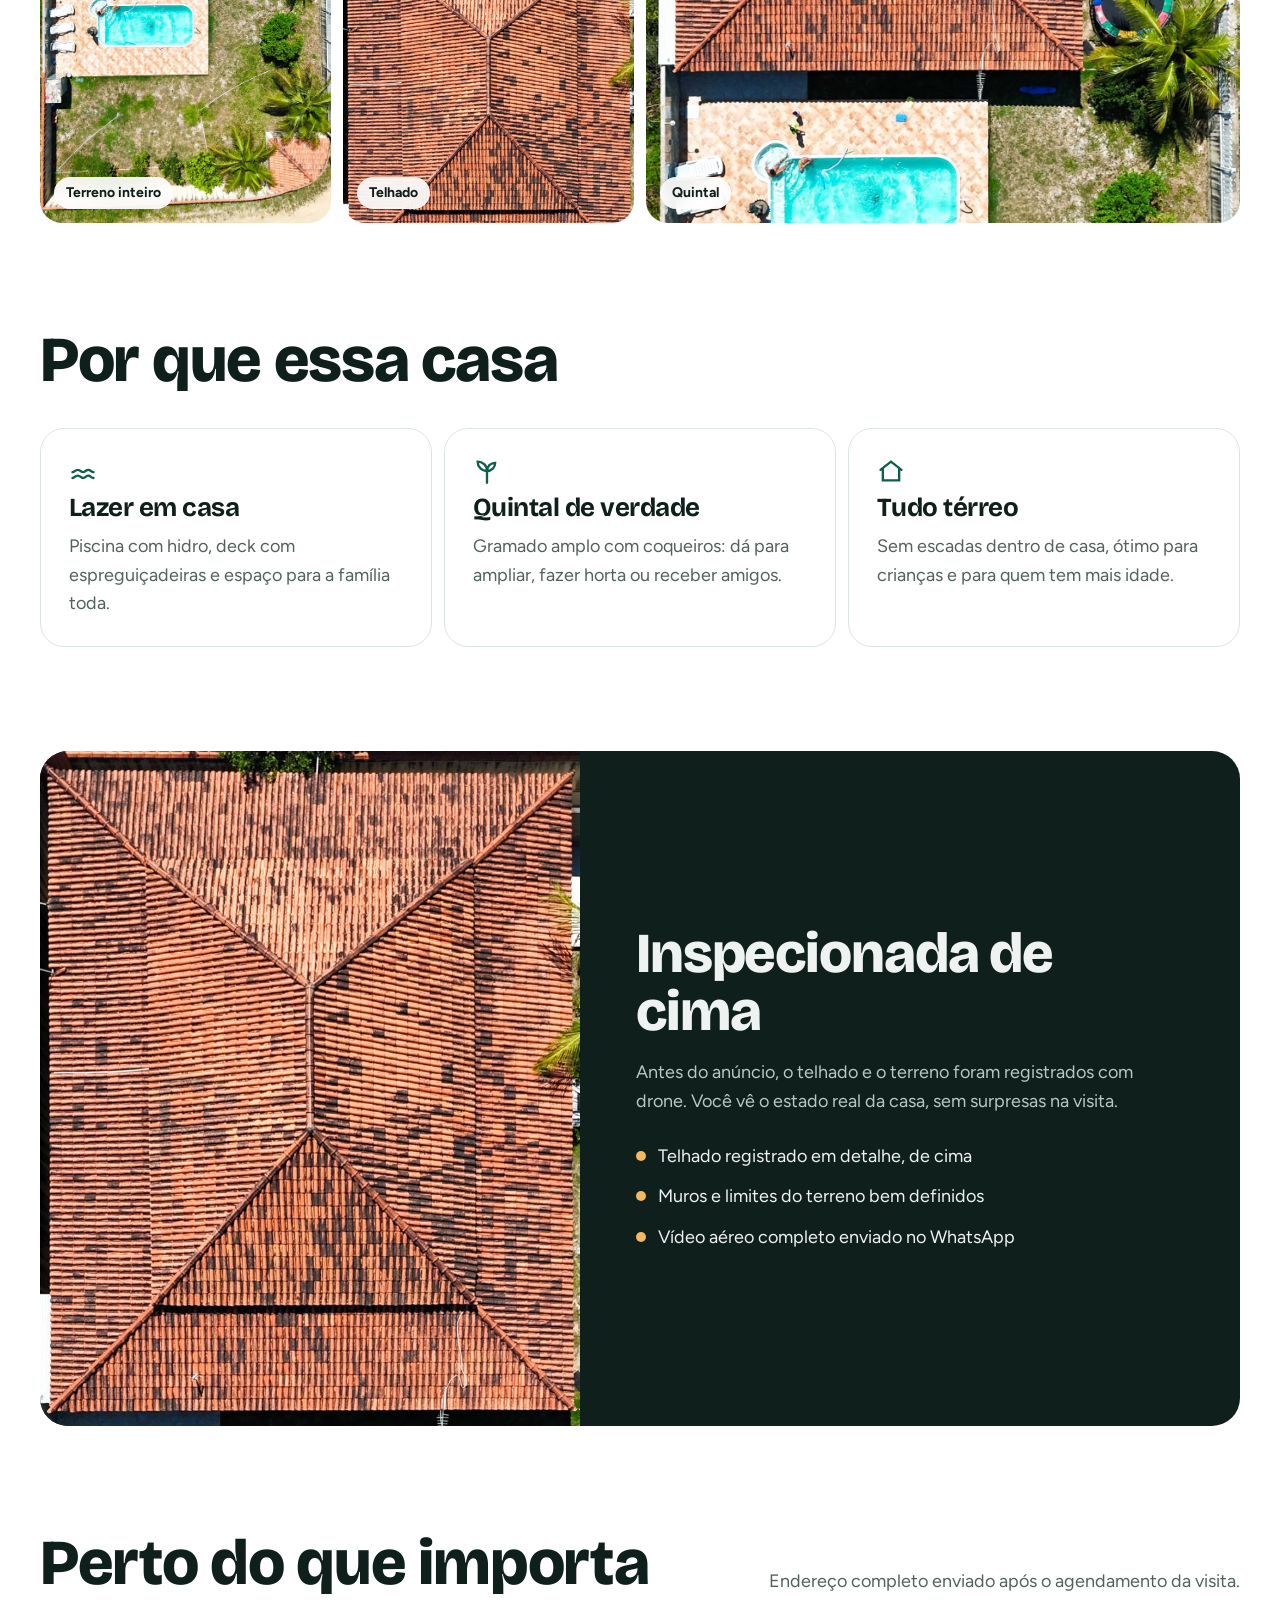
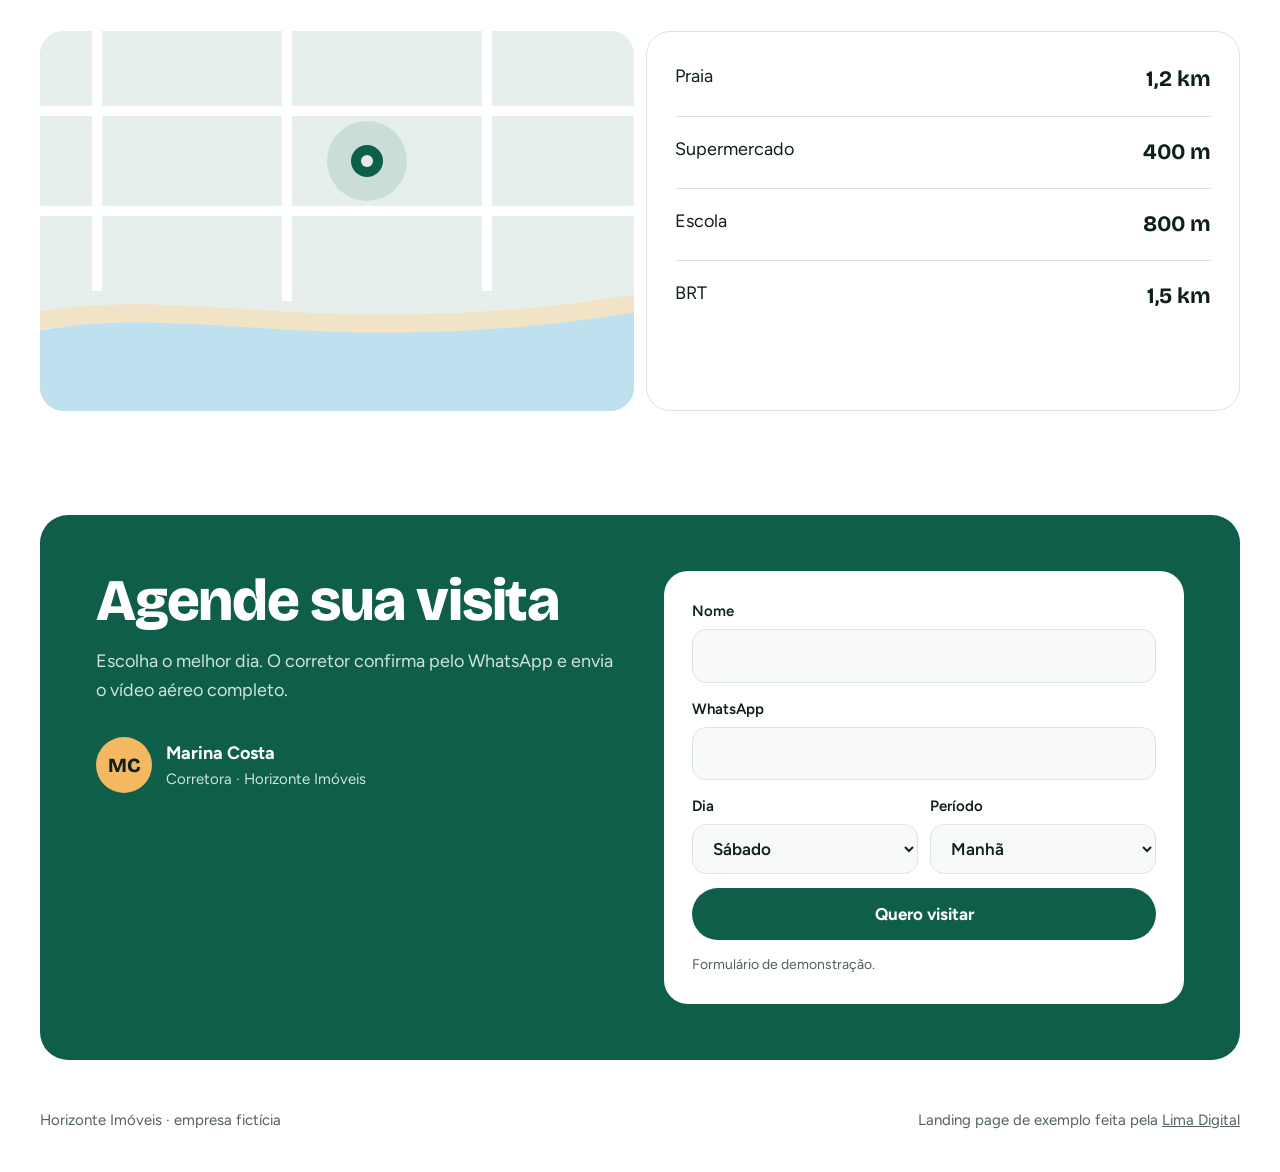
<file: exemplos/imobiliaria.html>
<!doctype html>
<html lang="pt-BR">
<head>
<meta charset="utf-8">
<meta name="viewport" content="width=device-width, initial-scale=1">
<title>Casa com piscina no Recreio | Horizonte Imóveis · exemplo Lima Digital</title>
<meta name="description" content="Exemplo de landing page de imóvel criado pela Lima Digital. Empresa e anúncio fictícios.">
<meta name="robots" content="noindex">
<link rel="icon" href="../favicon.svg" type="image/svg+xml">
<link rel="preconnect" href="https://fonts.googleapis.com">
<link rel="preconnect" href="https://fonts.gstatic.com" crossorigin>
<link rel="stylesheet" href="https://fonts.googleapis.com/css2?family=Bricolage+Grotesque:opsz,wght@12..96,500;12..96,700;12..96,800&family=Figtree:wght@400;500;600;700&display=swap">
<style>
  :root {
    --tinta: #0F1F1B; --verde: #0E5E4A; --verde-2: #0A4637; --menta: #E6EFEB; --linha: #DCE5E1;
    --cinza: #52615D; --sol: #F4B860; --branco: #FFFFFF; --raio: 28px;
  }
  * { box-sizing: border-box; }
  html { scroll-behavior: smooth; scroll-padding-top: 96px; }
  @media (prefers-reduced-motion: reduce) { html { scroll-behavior: auto; } }
  body { margin: 0; font-family: 'Figtree', Arial, sans-serif; color: var(--tinta); background: var(--branco); font-size: 18px; line-height: 1.6; }
  h1, h2, h3 { font-family: 'Bricolage Grotesque', 'Arial', sans-serif; margin: 0; line-height: 1.02; letter-spacing: -0.02em; }
  p { margin: 0; }
  a { color: inherit; }
  img { display: block; max-width: 100%; }
  :focus-visible { outline: 3px solid var(--sol); outline-offset: 3px; }
  .w { max-width: 1240px; margin: 0 auto; padding: 0 20px; }

  .demo { background: #0F0F10; color: #F3F1EC; font-size: 14px; }
  .demo .w { display: flex; flex-wrap: wrap; align-items: center; justify-content: space-between; gap: 0 20px; min-height: 42px; padding-top: 4px; padding-bottom: 4px; }
  .demo b { color: #FE6A00; }
  .demo a { font-weight: 700; display: inline-flex; align-items: center; min-height: 36px; }

  .btn { display: inline-flex; align-items: center; justify-content: center; gap: 8px; min-height: 52px; padding: 0 26px; border-radius: 99px; font: 700 17px 'Figtree', sans-serif; text-decoration: none; border: 0; cursor: pointer; transition: background-color .15s, transform .15s; }
  .btn-verde { background: var(--verde); color: #fff; }
  .btn-verde:hover { background: var(--verde-2); }
  .btn-sol { background: var(--sol); color: var(--tinta); }
  .btn-sol:hover { background: #F7C67C; }
  .btn-claro { background: #fff; color: var(--tinta); }

  /* Navegação flutuante */
  .nav { position: sticky; top: 12px; z-index: 40; margin-top: 12px; }
  .nav-in { max-width: 1200px; margin: 0 auto; display: flex; align-items: center; justify-content: space-between; gap: 16px; padding: 8px 8px 8px 22px; border-radius: 99px; background: rgba(255,255,255,0.86); backdrop-filter: blur(14px); border: 1px solid var(--linha); box-shadow: 0 10px 30px rgba(15,31,27,0.08); width: calc(100% - 40px); }
  .logo { display: flex; align-items: center; gap: 10px; text-decoration: none; font-family: 'Bricolage Grotesque', sans-serif; font-weight: 800; font-size: 21px; letter-spacing: -0.02em; }
  .nav-links { display: flex; gap: 26px; font-weight: 600; font-size: 16px; }
  .nav-links a { text-decoration: none; color: var(--cinza); }
  .nav-links a:hover { color: var(--tinta); }
  .nav .btn { min-height: 46px; }

  /* Abertura */
  .hero { padding-top: 16px; }
  .hero-foto { position: relative; border-radius: var(--raio); overflow: hidden; min-height: min(78vh, 760px); display: flex; align-items: flex-end; color: #fff; isolation: isolate; }
  .hero-foto img { position: absolute; inset: 0; width: 100%; height: 100%; object-fit: cover; object-position: 50% 45%; z-index: -2; }
  .hero-foto::after { content: ""; position: absolute; inset: 0; z-index: -1; background: linear-gradient(180deg, rgba(10,25,21,0.30) 0%, rgba(10,25,21,0.55) 45%, rgba(10,25,21,0.88) 100%); }
  .hero-conteudo { width: 100%; padding: 40px; display: flex; flex-wrap: wrap; align-items: flex-end; justify-content: space-between; gap: 28px; }
  .selo { display: inline-flex; gap: 8px; align-items: center; background: rgba(255,255,255,0.18); backdrop-filter: blur(10px); border: 1px solid rgba(255,255,255,0.35); padding: 6px 14px; border-radius: 99px; font-size: 15px; font-weight: 600; }
  .selo i { width: 8px; height: 8px; border-radius: 50%; background: #5BE3A6; }
  .hero h1 { text-shadow: 0 2px 24px rgba(0,0,0,0.35); margin-top: 18px; font-size: clamp(44px, 7.2vw, 100px); font-weight: 800; max-width: 9.5em; }
  .hero p { margin-top: 14px; font-size: 19px; color: rgba(255,255,255,0.88); max-width: 34em; }
  .preco { background: rgba(255,255,255,0.14); backdrop-filter: blur(16px); border: 1px solid rgba(255,255,255,0.3); border-radius: 22px; padding: 20px 22px; display: flex; flex-direction: column; gap: 12px; min-width: 260px; }
  .preco small { font-size: 14px; color: rgba(255,255,255,0.8); }
  .preco strong { font-family: 'Bricolage Grotesque', sans-serif; font-size: 40px; line-height: 1; letter-spacing: -0.02em; }

  .fatos { margin-top: 16px; display: grid; grid-template-columns: repeat(5, minmax(0, 1fr)); gap: 12px; }
  .fato { background: var(--menta); border-radius: 20px; padding: 18px 20px; display: flex; flex-direction: column; gap: 2px; }
  .fato b { font-family: 'Bricolage Grotesque', sans-serif; font-size: 28px; letter-spacing: -0.02em; line-height: 1.1; }
  .fato span { font-size: 15px; color: var(--cinza); }

  section { padding: 104px 0 0; }
  .titulo { display: flex; flex-wrap: wrap; justify-content: space-between; align-items: end; gap: 16px 40px; margin-bottom: 36px; }
  .titulo h2 { font-size: clamp(38px, 5vw, 64px); font-weight: 800; max-width: 12em; }
  .titulo p { color: var(--cinza); max-width: 30em; }

  /* Galeria em mosaico */
  .bento { display: grid; grid-template-columns: repeat(4, minmax(0, 1fr)); grid-template-rows: 260px 260px; gap: 12px; }
  .bento figure { margin: 0; position: relative; border-radius: 22px; overflow: hidden; background: var(--menta); }
  .bento img { width: 100%; height: 100%; object-fit: cover; transition: transform .5s ease; }
  .bento figure:hover img { transform: scale(1.04); }
  @media (prefers-reduced-motion: reduce) { .bento figure:hover img { transform: none; } }
  .bento figcaption { position: absolute; left: 14px; bottom: 14px; background: rgba(255,255,255,0.9); backdrop-filter: blur(8px); padding: 5px 12px; border-radius: 99px; font-size: 14px; font-weight: 700; }
  .b1 { grid-row: span 2; }
  .b2 { grid-column: span 2; }
  .b5 { grid-column: span 2; }

  /* Destaques */
  .destaques { display: grid; grid-template-columns: repeat(3, minmax(0, 1fr)); gap: 12px; }
  .destaque { border: 1px solid var(--linha); border-radius: 24px; padding: 28px; display: flex; flex-direction: column; gap: 10px; }
  .destaque svg { color: var(--verde); }
  .destaque h3 { font-size: 26px; font-weight: 700; }
  .destaque p { color: var(--cinza); }

  /* Vista de cima */
  .aereo { margin-top: 104px; background: var(--tinta); color: #EEF3F1; border-radius: var(--raio); padding: 0; overflow: hidden; display: grid; grid-template-columns: 0.9fr 1.1fr; }
  .aereo img { width: 100%; height: 100%; min-height: 520px; object-fit: cover; }
  .aereo-texto { padding: 56px; display: flex; flex-direction: column; justify-content: center; gap: 18px; }
  .aereo h2 { font-size: clamp(36px, 4.4vw, 58px); font-weight: 800; }
  .aereo p { color: #B9C8C3; }
  .aereo ul { list-style: none; margin: 8px 0 0; padding: 0; display: flex; flex-direction: column; gap: 12px; }
  .aereo li { display: flex; gap: 12px; align-items: baseline; }
  .aereo li::before { content: ""; flex: none; width: 10px; height: 10px; border-radius: 50%; background: var(--sol); transform: translateY(-1px); }

  /* Localização */
  .local { display: grid; grid-template-columns: 1fr 1fr; gap: 12px; }
  .mapa { border-radius: 24px; min-height: 380px; background: var(--menta); position: relative; overflow: hidden; }
  .mapa svg { position: absolute; inset: 0; width: 100%; height: 100%; }
  .distancias { border: 1px solid var(--linha); border-radius: 24px; padding: 12px 28px; }
  .distancias div { display: flex; justify-content: space-between; gap: 16px; padding: 18px 0; border-bottom: 1px solid var(--linha); }
  .distancias div:last-child { border-bottom: 0; }
  .distancias b { font-family: 'Bricolage Grotesque', sans-serif; font-size: 22px; }

  /* Agendar visita */
  .visita { margin: 104px 0 0; background: var(--verde); color: #fff; border-radius: var(--raio); padding: 56px; display: grid; grid-template-columns: 1fr 1fr; gap: 48px; align-items: start; }
  .visita h2 { font-size: clamp(38px, 4.6vw, 60px); font-weight: 800; }
  .visita > div > p { margin-top: 16px; color: #CFE5DC; }
  .corretor { margin-top: 32px; display: flex; align-items: center; gap: 14px; }
  .avatar { width: 56px; height: 56px; border-radius: 50%; background: var(--sol); color: var(--tinta); display: flex; align-items: center; justify-content: center; font-family: 'Bricolage Grotesque', sans-serif; font-weight: 800; font-size: 20px; }
  .corretor small { display: block; color: #CFE5DC; font-size: 15px; }
  form { background: #fff; color: var(--tinta); border-radius: 24px; padding: 28px; display: flex; flex-direction: column; gap: 14px; }
  label { font-weight: 600; font-size: 15px; display: flex; flex-direction: column; gap: 6px; }
  input, select { font: inherit; font-size: 17px; padding: 12px 16px; border-radius: 14px; border: 1px solid var(--linha); min-height: 50px; color: var(--tinta); background: #F8FAF9; }
  .linha2 { display: grid; grid-template-columns: 1fr 1fr; gap: 12px; }
  .nota { font-size: 14px; color: var(--cinza); }

  footer { padding: 48px 0 40px; font-size: 15px; color: var(--cinza); }
  footer .w { display: flex; flex-wrap: wrap; justify-content: space-between; gap: 12px; }

  .barra-celular { display: none; }

  @media (max-width: 960px) {
    .nav-links { display: none; }
    .fatos { grid-template-columns: repeat(3, minmax(0, 1fr)); }
    .bento { grid-template-columns: repeat(2, minmax(0, 1fr)); grid-template-rows: none; grid-auto-rows: 220px; grid-auto-flow: dense; }
    .b1 { grid-row: span 2; } .b2 { grid-column: span 2; } .b5 { grid-column: span 2; }
    .destaques { grid-template-columns: 1fr; }
    .aereo { grid-template-columns: 1fr; }
    .aereo img { min-height: 320px; max-height: 420px; }
    .aereo-texto { padding: 36px 28px; }
    .local { grid-template-columns: 1fr; }
    .mapa { min-height: 260px; }
    .visita { grid-template-columns: 1fr; padding: 36px 24px; gap: 32px; }
  }
  @media (max-width: 600px) {
    body { padding-bottom: 84px; }
    .hero-conteudo { padding: 24px; }
    .hero-foto { min-height: 640px; }
    .preco { width: 100%; }
    .fatos { grid-template-columns: repeat(2, minmax(0, 1fr)); }
    section { padding-top: 72px; }
    .aereo, .visita { margin-top: 72px; }
    .bento { grid-auto-rows: 170px; }
    .linha2 { grid-template-columns: 1fr; }
    .nav .btn { display: none; }
    .barra-celular { display: flex; position: fixed; left: 12px; right: 12px; bottom: 12px; z-index: 50; gap: 10px; padding: 10px; border-radius: 99px; background: rgba(255,255,255,0.92); backdrop-filter: blur(14px); border: 1px solid var(--linha); box-shadow: 0 10px 30px rgba(15,31,27,0.16); }
    .barra-celular .btn { flex: 1; min-height: 48px; padding: 0 16px; }
  }
</style>
</head>
<body>

<div class="demo" role="note">
  <div class="w">
    <span><b>Exemplo</b> criado pela Lima Digital com fotos de drone reais. Imobiliária, anúncio e valores são fictícios.</span>
    <a href="../index.html#exemplos">Voltar para a Lima Digital</a>
  </div>
</div>

<nav class="nav" aria-label="Principal">
  <div class="nav-in">
    <a class="logo" href="#">
      <svg width="30" height="30" viewBox="0 0 30 30" aria-hidden="true"><circle cx="15" cy="15" r="15" fill="#0E5E4A"/><path d="M5 19h20" stroke="#E6EFEB" stroke-width="2"/><path d="M9 19a6 6 0 0 1 12 0" fill="#F4B860"/></svg>
      Horizonte
    </a>
    <div class="nav-links"><a href="#fotos">Fotos</a><a href="#detalhes">Detalhes</a><a href="#localizacao">Localização</a></div>
    <a class="btn btn-verde" href="#visita">Agendar visita</a>
  </div>
</nav>

<main>
<header class="hero">
  <div class="w">
    <div class="hero-foto">
      <img src="img/casa-hero.jpg" alt="Casa com telhado colonial e piscina vista de cima por drone" width="1400" height="1283">
      <div class="hero-conteudo">
        <div>
          <span class="selo"><i aria-hidden="true"></i>À venda · Recreio dos Bandeirantes, Rio de Janeiro</span>
          <h1>Casa com piscina perto da praia</h1>
          <p>Térrea, com quintal amplo, área gourmet e piscina com hidromassagem. Conheça cada canto antes de visitar.</p>
        </div>
        <div class="preco">
          <small>Valor de venda</small>
          <strong>R$ 1.290.000</strong>
          <a class="btn btn-sol" href="#visita">Agendar visita</a>
        </div>
      </div>
    </div>
    <div class="fatos" id="detalhes">
      <div class="fato"><b>3</b><span>quartos, 1 suíte</span></div>
      <div class="fato"><b>180 m²</b><span>de área construída</span></div>
      <div class="fato"><b>600 m²</b><span>de terreno</span></div>
      <div class="fato"><b>2</b><span>vagas cobertas</span></div>
      <div class="fato"><b>Piscina</b><span>com hidromassagem</span></div>
    </div>
  </div>
</header>

<section id="fotos">
  <div class="w">
    <div class="titulo">
      <h2>Veja a casa de todos os ângulos</h2>
      <p>Fotos feitas com drone mostram o tamanho real do terreno, a área de lazer e o que tem ao redor.</p>
    </div>
    <div class="bento">
      <figure class="b1"><img src="img/casa-aerea.jpg" alt="Terreno inteiro visto de cima" loading="lazy"><figcaption>Terreno inteiro</figcaption></figure>
      <figure class="b2"><img src="img/casa-piscina.jpg" alt="Área da piscina com espreguiçadeiras" loading="lazy"><figcaption>Área da piscina</figcaption></figure>
      <figure class="b3"><img src="img/casa-jardim.jpg" alt="Jardim com coqueiros e área coberta" loading="lazy"><figcaption>Jardim</figcaption></figure>
      <figure class="b4"><img src="img/casa-telhado.jpg" alt="Telhado colonial em bom estado visto de cima" loading="lazy"><figcaption>Telhado</figcaption></figure>
      <figure class="b5"><img src="img/casa-hero.jpg" alt="Casa e quintal vistos de cima" loading="lazy" style="object-position: 30% 80%"><figcaption>Quintal</figcaption></figure>
    </div>
  </div>
</section>

<section>
  <div class="w">
    <div class="titulo"><h2>Por que essa casa</h2></div>
    <div class="destaques">
      <div class="destaque">
        <svg width="28" height="28" viewBox="0 0 24 24" fill="none" stroke="currentColor" stroke-width="2" stroke-linecap="round" aria-hidden="true"><path d="M3 18c2 0 2-2 4.5-2S10 18 12 18s2.5-2 4.5-2 2.5 2 4.5 2"/><path d="M3 13c2 0 2-2 4.5-2S10 13 12 13s2.5-2 4.5-2 2.5 2 4.5 2"/></svg>
        <h3>Lazer em casa</h3>
        <p>Piscina com hidro, deck com espreguiçadeiras e espaço para a família toda.</p>
      </div>
      <div class="destaque">
        <svg width="28" height="28" viewBox="0 0 24 24" fill="none" stroke="currentColor" stroke-width="2" stroke-linecap="round" aria-hidden="true"><path d="M12 22V12"/><path d="M12 12C12 7 8 4 4 4c0 4 3 8 8 8z"/><path d="M12 12c0-4 3-7 7-7 0 4-3 7-7 7z"/></svg>
        <h3>Quintal de verdade</h3>
        <p>Gramado amplo com coqueiros: dá para ampliar, fazer horta ou receber amigos.</p>
      </div>
      <div class="destaque">
        <svg width="28" height="28" viewBox="0 0 24 24" fill="none" stroke="currentColor" stroke-width="2" stroke-linecap="round" aria-hidden="true"><path d="M3 11l9-7 9 7"/><path d="M5 10v10h14V10"/></svg>
        <h3>Tudo térreo</h3>
        <p>Sem escadas dentro de casa, ótimo para crianças e para quem tem mais idade.</p>
      </div>
    </div>

    <div class="aereo">
      <img src="img/casa-telhado.jpg" alt="Telhado da casa visto de cima por drone" loading="lazy">
      <div class="aereo-texto">
        <h2>Inspecionada de cima</h2>
        <p>Antes do anúncio, o telhado e o terreno foram registrados com drone. Você vê o estado real da casa, sem surpresas na visita.</p>
        <ul>
          <li>Telhado registrado em detalhe, de cima</li>
          <li>Muros e limites do terreno bem definidos</li>
          <li>Vídeo aéreo completo enviado no WhatsApp</li>
        </ul>
      </div>
    </div>
  </div>
</section>

<section id="localizacao">
  <div class="w">
    <div class="titulo"><h2>Perto do que importa</h2><p>Endereço completo enviado após o agendamento da visita.</p></div>
    <div class="local">
      <div class="mapa" role="img" aria-label="Mapa ilustrativo do bairro">
        <svg viewBox="0 0 600 380" preserveAspectRatio="xMidYMid slice" aria-hidden="true">
          <rect width="600" height="380" fill="#E6EFEB"/>
          <path d="M0 300 C150 270 300 330 600 280 L600 380 L0 380Z" fill="#BFE0EF"/>
          <path d="M0 290 C150 262 300 322 600 272" stroke="#F1E3C6" stroke-width="18" fill="none"/>
          <g stroke="#FFFFFF" stroke-width="10" fill="none"><path d="M60 0 V260"/><path d="M250 0 V270"/><path d="M450 0 V260"/><path d="M0 80 H600"/><path d="M0 180 H600"/></g>
          <circle cx="330" cy="130" r="16" fill="#0E5E4A"/><circle cx="330" cy="130" r="6" fill="#fff"/>
          <circle cx="330" cy="130" r="40" fill="#0E5E4A" opacity="0.12"/>
        </svg>
      </div>
      <div class="distancias">
        <div><span>Praia</span><b>1,2 km</b></div>
        <div><span>Supermercado</span><b>400 m</b></div>
        <div><span>Escola</span><b>800 m</b></div>
        <div><span>BRT</span><b>1,5 km</b></div>
      </div>
    </div>
  </div>
</section>

<div class="w">
  <section class="visita" id="visita">
    <div>
      <h2>Agende sua visita</h2>
      <p>Escolha o melhor dia. O corretor confirma pelo WhatsApp e envia o vídeo aéreo completo.</p>
      <div class="corretor"><span class="avatar" aria-hidden="true">MC</span><div><b>Marina Costa</b><small>Corretora · Horizonte Imóveis</small></div></div>
    </div>
    <form onsubmit="event.preventDefault(); this.querySelector('.nota').textContent = 'Formulário de demonstração: nada foi enviado.';">
      <label>Nome<input type="text" autocomplete="name"></label>
      <label>WhatsApp<input type="tel" autocomplete="tel"></label>
      <div class="linha2">
        <label>Dia<select><option>Sábado</option><option>Domingo</option><option>Dia de semana</option></select></label>
        <label>Período<select><option>Manhã</option><option>Tarde</option></select></label>
      </div>
      <button class="btn btn-verde" type="submit">Quero visitar</button>
      <p class="nota" aria-live="polite">Formulário de demonstração.</p>
    </form>
  </section>
</div>
</main>

<footer>
  <div class="w"><span>Horizonte Imóveis · empresa fictícia</span><span>Landing page de exemplo feita pela <a href="../index.html">Lima Digital</a></span></div>
</footer>

<div class="barra-celular">
  <a class="btn btn-verde" href="#visita">Agendar visita</a>
  <a class="btn btn-claro" href="#fotos" style="border: 1px solid var(--linha)">Ver fotos</a>
</div>

</body>
</html>
</file>
<file: css/style.css>
/* Lima Digital — estilos do site */
:root {
  --preto: #0F0F10;
  --grafite: #19191B;
  --grafite-2: #232326;
  --linha: #2E2E32;
  --gelo: #F3F1EC;
  --cinza: #A3A3A8;
  --laranja: #FE6A00;
  --laranja-claro: #FF8A45;
  /* Tons de texto e borda (antes escritos direto em cada regra) */
  --texto-2: #CFCDC8;      /* texto de apoio */
  --texto-3: #D8D6D1;      /* links do menu e detalhes */
  --placeholder: #8C8C92;
  --borda-campo: #3A3A3F;  /* campos e janelas */
  --borda-forte: #4A4A4F;  /* botão contorno e hover */
  --borda-traco: #44444A;  /* cartão "em breve" */
  --borda-selo: #55555A;
  /* Cores por função (o tema claro troca só estas) */
  --cor-fundo: #0F0F10;
  --cor-superficie: #19191B;
  --cor-texto: #F3F1EC;
  --cor-link: #FE6A00;
  --tinta: #0F0F10;        /* texto sobre o laranja: sempre escuro */
  --topo-fundo: rgba(15, 15, 16, 0.94);
  --grade: #222225;
  --janela-barra: #2A2A2E;
  --janela-ponto: #55555B;
  color-scheme: dark;
  --titulo: 'Barlow Condensed', 'Arial Narrow', sans-serif;
  --texto: 'Barlow', 'Helvetica Neue', Arial, sans-serif;
  --raio-p: 4px;    /* fotos e faixas */
  --raio: 6px;      /* botões, cartões e campos */
  --raio-g: 10px;   /* janelas e formulário */
  --raio-pill: 99px;
  --transicao: .2s ease;
  --largura: 1180px;
}

/* Tema claro: ativado pelo botão de sol/lua no topo */
:root[data-tema="claro"] {
  --cor-fundo: #F6F4EF;
  --cor-superficie: #FFFFFF;
  --cor-texto: #141416;
  --cor-link: #B84A00;
  --texto-2: #46433D;
  --texto-3: #34322E;
  --cinza: #67645E;
  --linha: #E3DED5;
  --placeholder: #8A867E;
  --borda-campo: #D2CCC1;
  --borda-forte: #B5AEA2;
  --borda-traco: #C6BFB3;
  --borda-selo: #B5AEA2;
  --topo-fundo: rgba(246, 244, 239, 0.94);
  --grade: #E9E5DD;
  --janela-barra: #E8E4DC;
  --janela-ponto: #BDB7AC;
  color-scheme: light;
}

*, *::before, *::after { box-sizing: border-box; }
html { scroll-behavior: smooth; scroll-padding-top: 80px; }
@media (prefers-reduced-motion: reduce) { html { scroll-behavior: auto; } }
body {
  margin: 0;
  background: var(--cor-fundo);
  color: var(--cor-texto);
  font-family: var(--texto);
  font-size: 18px;
  line-height: 1.55;
  -webkit-font-smoothing: antialiased;
}
img { max-width: 100%; display: block; }
picture { display: contents; }
a { color: inherit; }
h1, h2, h3 { font-family: var(--titulo); font-weight: 800; line-height: 0.98; margin: 0; letter-spacing: -0.005em; }
p { margin: 0; }
:focus-visible { outline: 3px solid var(--laranja); outline-offset: 3px; }

.skip { position: absolute; left: -999px; top: 8px; background: var(--laranja); color: var(--tinta); padding: 8px 14px; z-index: 100; font-weight: 700; }
.skip:focus { left: 8px; }

.largura { max-width: var(--largura); margin: 0 auto; padding: 0 24px; }
.largura-texto { max-width: 820px; }

/* Botões */
.btn {
  display: inline-flex; align-items: center; justify-content: center;
  min-height: 52px; padding: 0 26px;
  font-family: var(--texto); font-weight: 700; font-size: 17px;
  text-decoration: none; border-radius: var(--raio); border: 2px solid transparent;
  cursor: pointer; transition: background-color .15s, color .15s, border-color .15s;
}
.btn-laranja { background: var(--laranja); color: var(--tinta); }
.btn-laranja:hover { background: var(--laranja-claro); }
.btn-contorno { border-color: var(--borda-forte); color: var(--cor-texto); }
.btn-contorno:hover { border-color: var(--cor-texto); }
.btn-p { min-height: 44px; padding: 0 18px; font-size: 16px; }
.link { color: var(--cor-link); font-weight: 700; text-decoration: underline; text-underline-offset: 4px; }

/* Topo */
.topo { position: sticky; top: 0; z-index: 50; background: var(--topo-fundo); backdrop-filter: blur(8px); border-bottom: 1px solid var(--linha); }
.topo-in { max-width: var(--largura); margin: 0 auto; padding: 0 24px; height: 72px; display: flex; align-items: center; justify-content: space-between; gap: 24px; }
.marca { display: flex; align-items: center; gap: 12px; text-decoration: none; }
.marca-ld { display: block; height: 34px; width: auto; }
.marca-nome { font-family: var(--titulo); font-weight: 700; font-size: 17px; letter-spacing: 0.2em; text-transform: uppercase; }
.menu { display: flex; align-items: center; gap: 28px; }
.menu a:not(.btn) { text-decoration: none; font-weight: 600; font-size: 16px; color: var(--texto-3); }
.menu a:not(.btn):hover { color: var(--cor-link); }
.menu { order: 1; margin-left: auto; }
.tema-btn { order: 2; flex: none; width: 44px; height: 44px; display: inline-flex; align-items: center; justify-content: center; border-radius: 50%; border: 1px solid var(--linha); background: transparent; color: var(--cor-texto); cursor: pointer; transition: border-color var(--transicao), color var(--transicao); }
.tema-btn:hover { border-color: var(--laranja); color: var(--cor-link); }
.tema-btn .lua { display: none; }
:root[data-tema="claro"] .tema-btn .sol { display: none; }
:root[data-tema="claro"] .tema-btn .lua { display: block; }
.menu-btn { order: 3; display: none; background: none; border: 0; color: var(--cor-texto); width: 44px; height: 44px; align-items: center; justify-content: center; cursor: pointer; }

/* Abertura */
.hero { padding: 72px 0 96px; }
.hero-in { max-width: var(--largura); margin: 0 auto; padding: 0 24px; display: grid; grid-template-columns: 1.15fr 0.85fr; gap: 56px; align-items: center; }
.hero h1 { font-size: clamp(56px, 8.4vw, 116px); text-transform: uppercase; line-height: 0.88; }
.hero-sub { margin-top: 28px; max-width: 34em; font-size: 21px; color: var(--texto-2); }
.hero-botoes { margin-top: 36px; display: flex; flex-wrap: wrap; gap: 14px; }

/* Visor de câmera/drone: o elemento marcante da página */
.visor { position: relative; margin: 0; aspect-ratio: 4 / 5; background: var(--cor-superficie) repeating-linear-gradient(0deg, transparent 0 63px, var(--grade) 63px 64px), repeating-linear-gradient(90deg, transparent 0 63px, var(--grade) 63px 64px); border-radius: var(--raio-p); overflow: hidden; }
.visor img { position: absolute; inset: 0; width: 100%; height: 100%; object-fit: cover; object-position: 66% 50%; }
.canto { position: absolute; width: 44px; height: 44px; border-color: var(--laranja); border-style: solid; border-width: 0; z-index: 2; }
.c1 { top: 18px; left: 18px; border-top-width: 3px; border-left-width: 3px; }
.c2 { top: 18px; right: 18px; border-top-width: 3px; border-right-width: 3px; }
.c3 { bottom: 18px; left: 18px; border-bottom-width: 3px; border-left-width: 3px; }
.c4 { bottom: 18px; right: 18px; border-bottom-width: 3px; border-right-width: 3px; }
.mira { position: absolute; top: 50%; left: 50%; width: 28px; height: 28px; margin: -14px 0 0 -14px; z-index: 2; }
.mira::before, .mira::after { content: ""; position: absolute; background: rgba(243, 241, 236, 0.8); }
.mira::before { left: 13px; top: 0; width: 2px; height: 28px; }
.mira::after { top: 13px; left: 0; width: 28px; height: 2px; }
.visor figcaption { position: absolute; left: 30px; bottom: 30px; z-index: 2; font-size: 14px; font-weight: 600; color: var(--gelo); background: rgba(15, 15, 16, 0.75); padding: 4px 10px; border-radius: var(--raio-p); }

/* Seções */
.secao { padding: 104px 0; }
.secao-grafite { background: var(--cor-superficie); }
/* Duas seções seguidas com o mesmo fundo: uma linha separa em vez de dobrar o espaço */
.secao-divisa { padding-top: 0; }
.secao-divisa > .largura { position: relative; padding-top: 104px; }
.secao-divisa > .largura::before, .rodape-base::before { content: ""; position: absolute; top: 0; left: 24px; right: 24px; height: 1px; background: var(--linha); }
.cabeca { display: grid; grid-template-columns: 1fr 1fr; gap: 48px; align-items: end; margin-bottom: 56px; }
.cabeca h2, .largura-texto > h2 { font-size: clamp(44px, 5.6vw, 72px); }
.cabeca p { color: var(--texto-2); font-size: 19px; max-width: 32em; }

/* Serviços */
.servicos { display: grid; grid-template-columns: repeat(3, minmax(0, 1fr)); gap: 16px; }
.serv { background: var(--cor-superficie); border: 1px solid var(--linha); border-radius: var(--raio); padding: 30px 28px 32px; display: flex; flex-direction: column; gap: 12px; transition: border-color var(--transicao), transform var(--transicao); }
.serv:not(.serv-destaque):not(.serv-breve):hover { border-color: var(--borda-forte); transform: translateY(-3px); }
.serv-link { margin-top: auto; padding-top: 6px; align-self: flex-start; font-size: 16px; }
.serv h3 { font-size: 32px; }
.serv p { color: var(--texto-2); font-size: 17px; }
.serv-destaque { grid-column: span 2; background: var(--laranja); border-color: var(--laranja); color: var(--tinta); padding: 40px 40px 42px; justify-content: space-between; }
.serv-destaque h3 { font-size: clamp(44px, 5vw, 64px); }
.serv-destaque p { color: var(--tinta); font-size: 19px; max-width: 34em; font-weight: 500; }
.serv-destaque .link { color: var(--tinta); }
.serv-largo { grid-column: span 2; }
.serv-breve { grid-column: span 2; background: transparent; border-style: dashed; border-color: var(--borda-traco); }
.serv-breve h3, .serv-breve p { color: var(--cinza); }
.selo { align-self: flex-start; margin-top: auto; font-size: 14px; font-weight: 700; color: var(--cor-texto); border: 1px solid var(--borda-selo); padding: 3px 10px; border-radius: var(--raio-pill); }

/* Exemplos */
.exemplos { display: grid; grid-template-columns: repeat(2, minmax(0, 1fr)); gap: 32px; }
.exemplo { text-decoration: none; display: flex; flex-direction: column; gap: 22px; }
.janela { border-radius: var(--raio-g); overflow: hidden; border: 1px solid var(--borda-campo); aspect-ratio: 16 / 10; display: flex; flex-direction: column; transition: transform .2s; }
.exemplo:hover .janela { transform: translateY(-4px); }
@media (prefers-reduced-motion: reduce) { .exemplo:hover .janela { transform: none; } }
.janela-barra { height: 30px; flex: none; background: var(--janela-barra); display: flex; align-items: center; gap: 6px; padding: 0 12px; }
.janela-barra i { width: 10px; height: 10px; border-radius: 50%; background: var(--janela-ponto); }
.mini-foto { flex: 1; position: relative; isolation: isolate; overflow: hidden; color: #fff; padding: 22px 26px; display: flex; flex-direction: column; justify-content: flex-end; align-items: flex-start; gap: 10px; }
.mini-foto img { position: absolute; inset: 0; width: 100%; height: 100%; object-fit: cover; z-index: -2; transition: transform .6s ease; }
.mini-foto::after { content: ""; position: absolute; inset: 0; z-index: -1; }
.mini-imob::after { background: linear-gradient(180deg, rgba(10,25,21,0.15) 0%, rgba(10,25,21,0.85) 100%); }
.mini-conf::after { background: linear-gradient(180deg, rgba(26,16,48,0.2) 0%, rgba(26,16,48,0.9) 100%); }
.exemplo:hover .mini-foto img { transform: scale(1.05); }
@media (prefers-reduced-motion: reduce) { .exemplo:hover .mini-foto img { transform: none; } }
.mini-marca { font-size: 13px; font-weight: 700; background: rgba(255,255,255,0.18); border: 1px solid rgba(255,255,255,0.35); padding: 3px 10px; border-radius: var(--raio-pill); }
.mini-titulo { font-size: clamp(22px, 2.6vw, 34px); font-weight: 800; line-height: 1.02; letter-spacing: -0.02em; max-width: 13em; }
.mini-imob .mini-titulo { font-family: 'Bricolage Grotesque', var(--texto); }
.mini-conf .mini-titulo { font-family: 'Unbounded', var(--texto); font-size: clamp(19px, 2.2vw, 28px); }
.mini-botao { font-size: 13px; font-weight: 800; padding: 7px 14px; border-radius: var(--raio-pill); color: #1E1630; }
.mini-imob .mini-botao { background: #F4B860; }
.mini-conf .mini-botao { background: #F2B544; }
.exemplo-info { display: flex; flex-direction: column; gap: 8px; }
.exemplo-info h3 { font-size: 34px; }
.exemplo-info p { color: var(--texto-2); font-size: 17px; }

/* Galeria */
.galeria { display: grid; grid-template-columns: repeat(3, minmax(0, 1fr)); grid-auto-rows: 300px; gap: 12px; }
.foto { position: relative; margin: 0; background: var(--cor-superficie); border-radius: var(--raio-p); overflow: hidden; }
.foto img { width: 100%; height: 100%; object-fit: cover; }
.foto-alta { grid-row: span 2; }
.foto-larga { grid-column: span 2; }
.galeria-cta { margin-top: 12px; display: flex; flex-wrap: wrap; align-items: center; justify-content: space-between; gap: 12px 24px; padding: 24px 28px; border-radius: var(--raio-p); background: var(--laranja); color: var(--tinta); text-decoration: none; }
.galeria-cta span { font-size: 18px; font-weight: 600; }
.galeria-cta b { font-family: var(--titulo); font-weight: 800; font-size: 30px; line-height: 1; }
.galeria-cta:hover { background: var(--laranja-claro); }
.foto figcaption { position: absolute; left: 14px; bottom: 14px; font-size: 15px; font-weight: 600; color: var(--gelo); background: rgba(15, 15, 16, 0.8); padding: 4px 10px; border-radius: var(--raio-p); }

.clientes-lista { list-style: none; margin: 0; padding: 0; display: grid; grid-template-columns: repeat(3, minmax(0, 1fr)); gap: 12px; }
.cliente { position: relative; height: 100%; transition: border-color var(--transicao), transform var(--transicao); display: flex; flex-direction: column; gap: 4px; padding: 24px; text-decoration: none; background: var(--cor-superficie); border: 1px solid var(--linha); border-radius: var(--raio); }
.cliente::after { content: ""; position: absolute; left: 24px; right: 24px; top: 0; height: 3px; background: var(--laranja); transform: scaleX(0); transform-origin: left; transition: transform .25s; }
.cliente:hover { border-color: var(--borda-forte); transform: translateY(-3px); }
.cliente:hover::after { transform: scaleX(1); }
.cliente-avatar { position: relative; width: 64px; height: 64px; margin-bottom: 14px; border-radius: 50%; padding: 3px; background: conic-gradient(from 200deg, var(--laranja), #FFB27A, var(--laranja)); }
.cliente-avatar > span { width: 100%; height: 100%; border-radius: 50%; border: 3px solid var(--cor-superficie); background: var(--cor-fundo); display: flex; align-items: center; justify-content: center; font-family: var(--titulo); font-weight: 800; font-size: 20px; letter-spacing: 0.04em; color: var(--cor-texto); }
.cliente-avatar img { position: absolute; inset: 6px; width: calc(100% - 12px); height: calc(100% - 12px); border-radius: 50%; object-fit: cover; background: #fff; }
.cliente-nome { font-family: var(--titulo); font-weight: 800; font-size: 28px; line-height: 1; text-transform: uppercase; }
.cliente-seg { color: var(--cinza); font-size: 16px; }
.cliente-rodape { margin-top: auto; padding-top: 20px; display: flex; flex-wrap: wrap; align-items: center; justify-content: space-between; gap: 8px 12px; }
.cliente-tag { font-size: 13px; font-weight: 700; letter-spacing: 0.08em; text-transform: uppercase; color: var(--cor-link); border: 1px solid rgba(254,106,0,0.45); padding: 3px 10px; border-radius: var(--raio-pill); }
.cliente-handle { font-size: 15px; font-weight: 600; color: var(--texto-3); overflow-wrap: anywhere; }
.cliente:hover .cliente-handle { color: var(--cor-link); }
@media (prefers-reduced-motion: reduce) { .serv, .cliente, .cliente::after { transition: none; } .serv:hover, .cliente:hover { transform: none !important; } }
@media (max-width: 820px) { .clientes-lista { grid-template-columns: 1fr; } }

/* Como funciona */
.passos { list-style: none; margin: 0; padding: 0; display: grid; grid-template-columns: repeat(4, minmax(0, 1fr)); gap: 32px; counter-reset: passo; }
.passos li { display: flex; flex-direction: column; gap: 10px; padding-top: 22px; border-top: 3px solid var(--laranja); }
.passos .n { font-family: var(--titulo); font-weight: 800; font-size: 56px; line-height: 1; color: var(--laranja); }
.passos h3 { font-size: 30px; }
.passos p { color: var(--texto-2); font-size: 17px; }

/* Dúvidas */
.faq { margin-top: 40px; border-top: 1px solid var(--linha); }
.faq details { border-bottom: 1px solid var(--linha); }
.faq summary { cursor: pointer; list-style: none; padding: 22px 44px 22px 0; position: relative; font-weight: 700; font-size: 19px; }
.faq summary::-webkit-details-marker { display: none; }
.faq summary::after { content: "+"; position: absolute; right: 6px; top: 50%; transform: translateY(-50%); font-family: var(--titulo); font-size: 32px; color: var(--laranja); line-height: 1; }
.faq details[open] summary::after { content: "−"; }
.faq details p { padding: 0 0 24px; color: var(--texto-2); max-width: 40em; }

/* Contato */
.contato { background: var(--cor-superficie); }
.contato-in { display: grid; grid-template-columns: minmax(0, 1fr) minmax(0, 1fr); gap: 64px; align-items: start; }
.canais a { overflow-wrap: anywhere; }
.contato-texto h2 { font-size: clamp(44px, 5.4vw, 68px); }
.contato-texto > p { margin-top: 20px; color: var(--texto-2); font-size: 19px; }
.canais { list-style: none; padding: 0; margin: 36px 0 0; display: flex; flex-direction: column; gap: 4px; }
.canais li, .canais a { display: flex; gap: 14px; align-items: baseline; text-decoration: none; padding: 10px 0; }
.canais li { border-bottom: 1px solid var(--linha); flex-wrap: wrap; }
.canais b { color: var(--cinza); font-weight: 600; min-width: 120px; font-size: 16px; }
.canais a:hover { color: var(--cor-link); }
.form { display: flex; flex-direction: column; gap: 18px; background: var(--cor-fundo); border: 1px solid var(--linha); border-radius: var(--raio-g); padding: 32px; }
.campo { display: flex; flex-direction: column; gap: 6px; }
.campo label { font-weight: 600; font-size: 16px; }
.campo input, .campo select, .campo textarea { font: inherit; font-size: 17px; color: var(--cor-texto); background: var(--cor-superficie); border: 1px solid var(--borda-campo); border-radius: var(--raio); padding: 12px 14px; min-height: 48px; }
.campo input::placeholder, .campo textarea::placeholder { color: var(--placeholder); }
.campo input:focus, .campo select:focus, .campo textarea:focus { border-color: var(--laranja); outline: none; box-shadow: 0 0 0 3px rgba(254, 106, 0, 0.35); }
.form .btn { align-self: flex-start; }
.escondido { position: absolute; left: -9999px; }

/* Rodapé */
.rodape { border-top: 1px solid var(--linha); padding: 56px 0 32px; color: var(--cinza); font-size: 16px; }
.rodape-grade { display: grid; grid-template-columns: 1.4fr 1fr 1fr; gap: 40px; }
.rodape-marca p { margin-top: 16px; max-width: 26em; }
.rodape-col { display: flex; flex-direction: column; gap: 4px; }
.rodape-col h2 { font-size: 15px; font-family: var(--texto); font-weight: 700; letter-spacing: 0.12em; text-transform: uppercase; color: var(--cor-texto); margin-bottom: 8px; line-height: 1.4; }
.rodape-col a { text-decoration: none; color: var(--texto-3); padding: 4px 0; overflow-wrap: anywhere; }
.rodape-col a:hover { color: var(--cor-link); }
.rodape-base { position: relative; margin-top: 40px; padding-top: 24px; font-size: 15px; display: flex; flex-wrap: wrap; justify-content: space-between; gap: 8px 24px; }

.whats-flutuante { position: fixed; right: 20px; bottom: 20px; z-index: 60; width: 60px; height: 60px; border-radius: 50%; background: #1FAF5A; color: #fff; display: flex; align-items: center; justify-content: center; box-shadow: 0 6px 18px rgba(0, 0, 0, 0.45); }
.whats-flutuante:hover { background: #24C466; }

/* Celular e tablet */
@media (max-width: 960px) {
  .hero-in { grid-template-columns: 1fr; gap: 40px; }
  .visor { max-width: 520px; aspect-ratio: 4 / 3; }
  .cabeca { grid-template-columns: 1fr; gap: 16px; margin-bottom: 40px; }
  .servicos { grid-template-columns: repeat(2, minmax(0, 1fr)); }
  .serv-breve, .serv-largo { grid-column: auto; }
  .rodape-grade { grid-template-columns: 1fr 1fr; }
  .rodape-marca { grid-column: 1 / -1; }
  .exemplos { grid-template-columns: 1fr; }
  .passos { grid-template-columns: repeat(2, minmax(0, 1fr)); }
  .contato-in { grid-template-columns: minmax(0, 1fr); gap: 40px; }
}
@media (max-width: 920px) {
  .tema-btn { margin-left: auto; }
  .menu-btn { display: inline-flex; }
  .menu { display: none; position: absolute; top: 72px; left: 0; right: 0; background: var(--cor-fundo); border-bottom: 1px solid var(--linha); flex-direction: column; align-items: stretch; gap: 0; padding: 8px 24px 24px; }
  .menu.aberto { display: flex; }
  .menu a:not(.btn) { padding: 14px 0; border-bottom: 1px solid var(--linha); font-size: 18px; }
  .menu .btn { margin-top: 16px; }
}
@media (max-width: 600px) {
  body { font-size: 17px; }
  .secao { padding: 72px 0; }
  .hero { padding: 40px 0 64px; }
  .hero-sub { font-size: 19px; }
  .hero-botoes .btn { width: 100%; }
  .servicos { grid-template-columns: 1fr; gap: 12px; }
  .serv { padding: 24px 22px 26px; gap: 10px; }
  .serv h3 { font-size: 28px; }
  .secao-divisa { padding-top: 0; }
  .secao-divisa > .largura { padding-top: 72px; }
  .rodape { padding-top: 44px; padding-bottom: 104px; }
  .rodape-grade { grid-template-columns: 1fr; gap: 32px; }
  .serv-destaque { grid-column: auto; padding: 30px 26px; }
  .galeria { grid-template-columns: 1fr; grid-auto-rows: 220px; }
  .foto-alta { grid-row: span 2; }
  .foto-larga { grid-column: auto; }
  .galeria-cta b { font-size: 24px; }
  .passos { grid-template-columns: 1fr; gap: 28px; }
  .form { padding: 22px; }
  .form .btn { align-self: stretch; }
  .marca-nome { display: none; }
}

/* Ajustes finos do tema claro */
:root[data-tema="claro"] .janela { border-color: var(--borda-campo); }
:root[data-tema="claro"] .cliente:hover, :root[data-tema="claro"] .serv:not(.serv-destaque):not(.serv-breve):hover { box-shadow: 0 10px 28px rgba(20, 20, 22, 0.08); }
</file>
